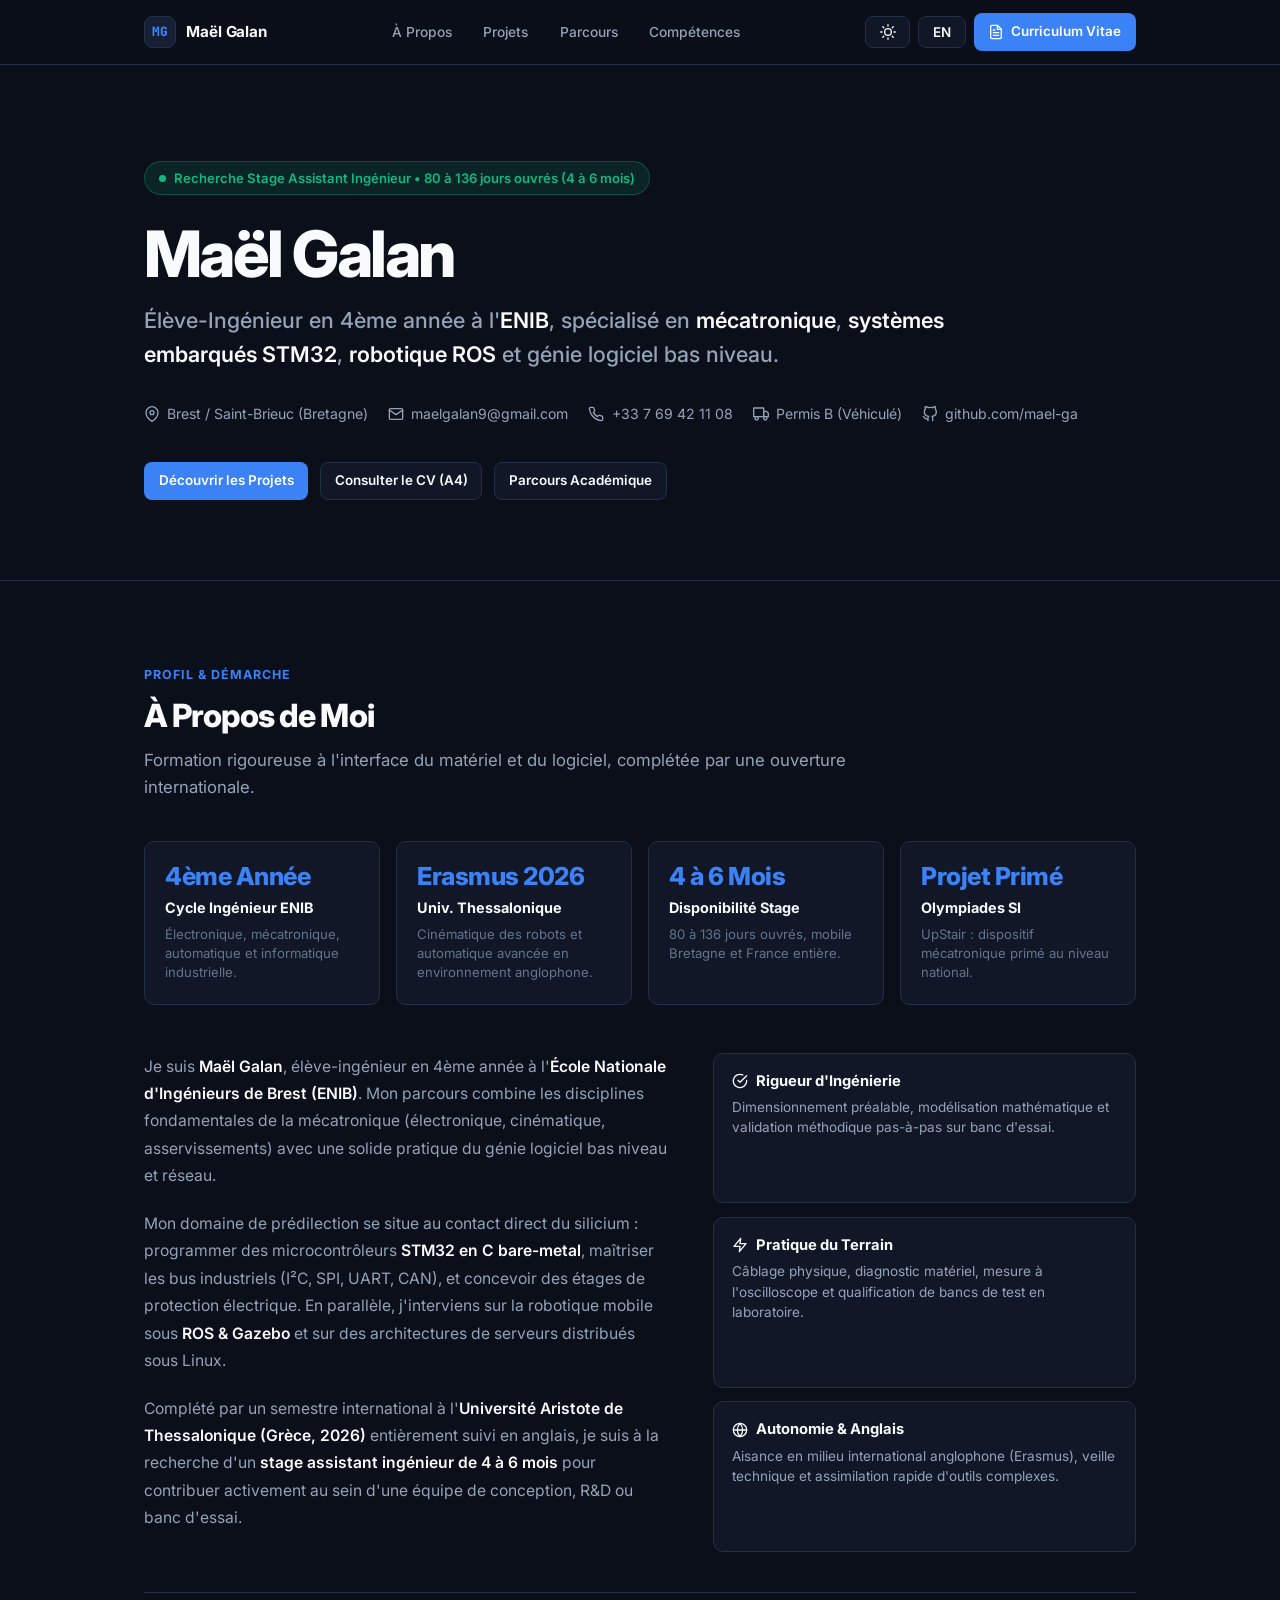
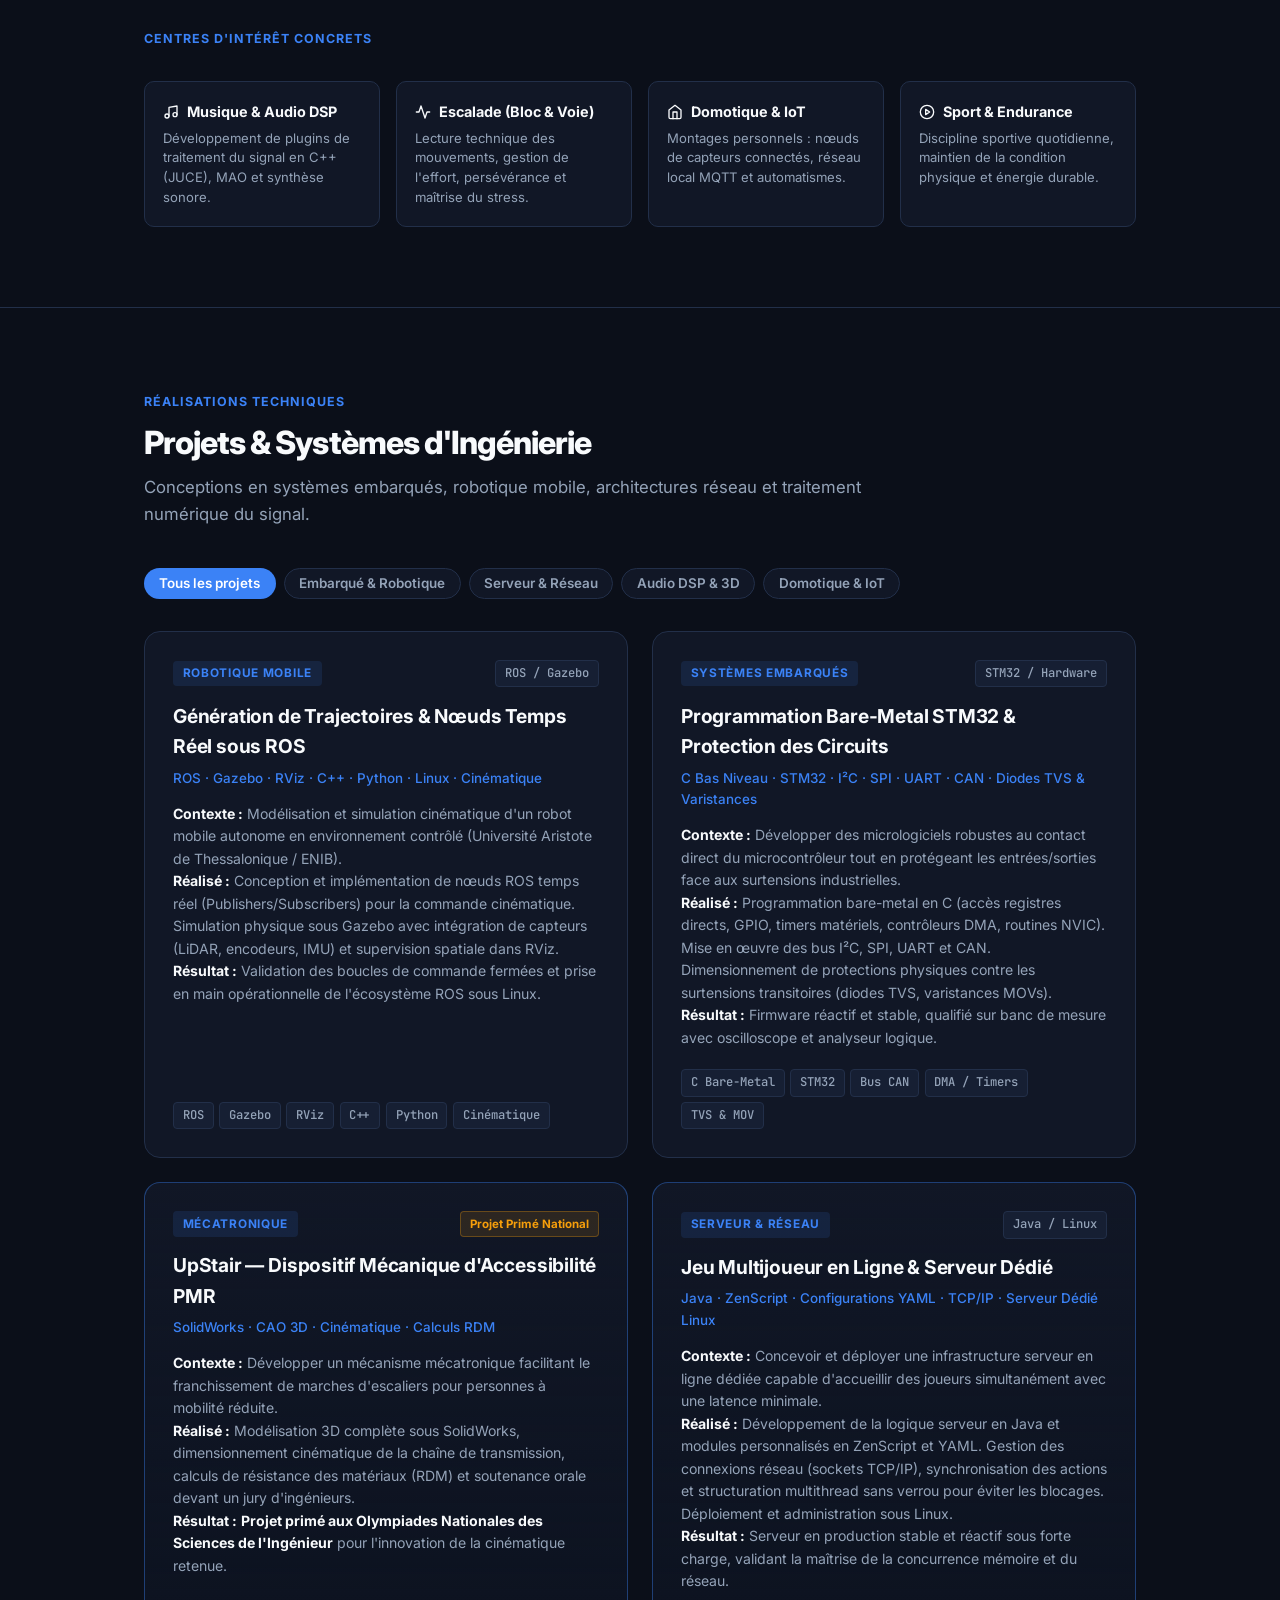
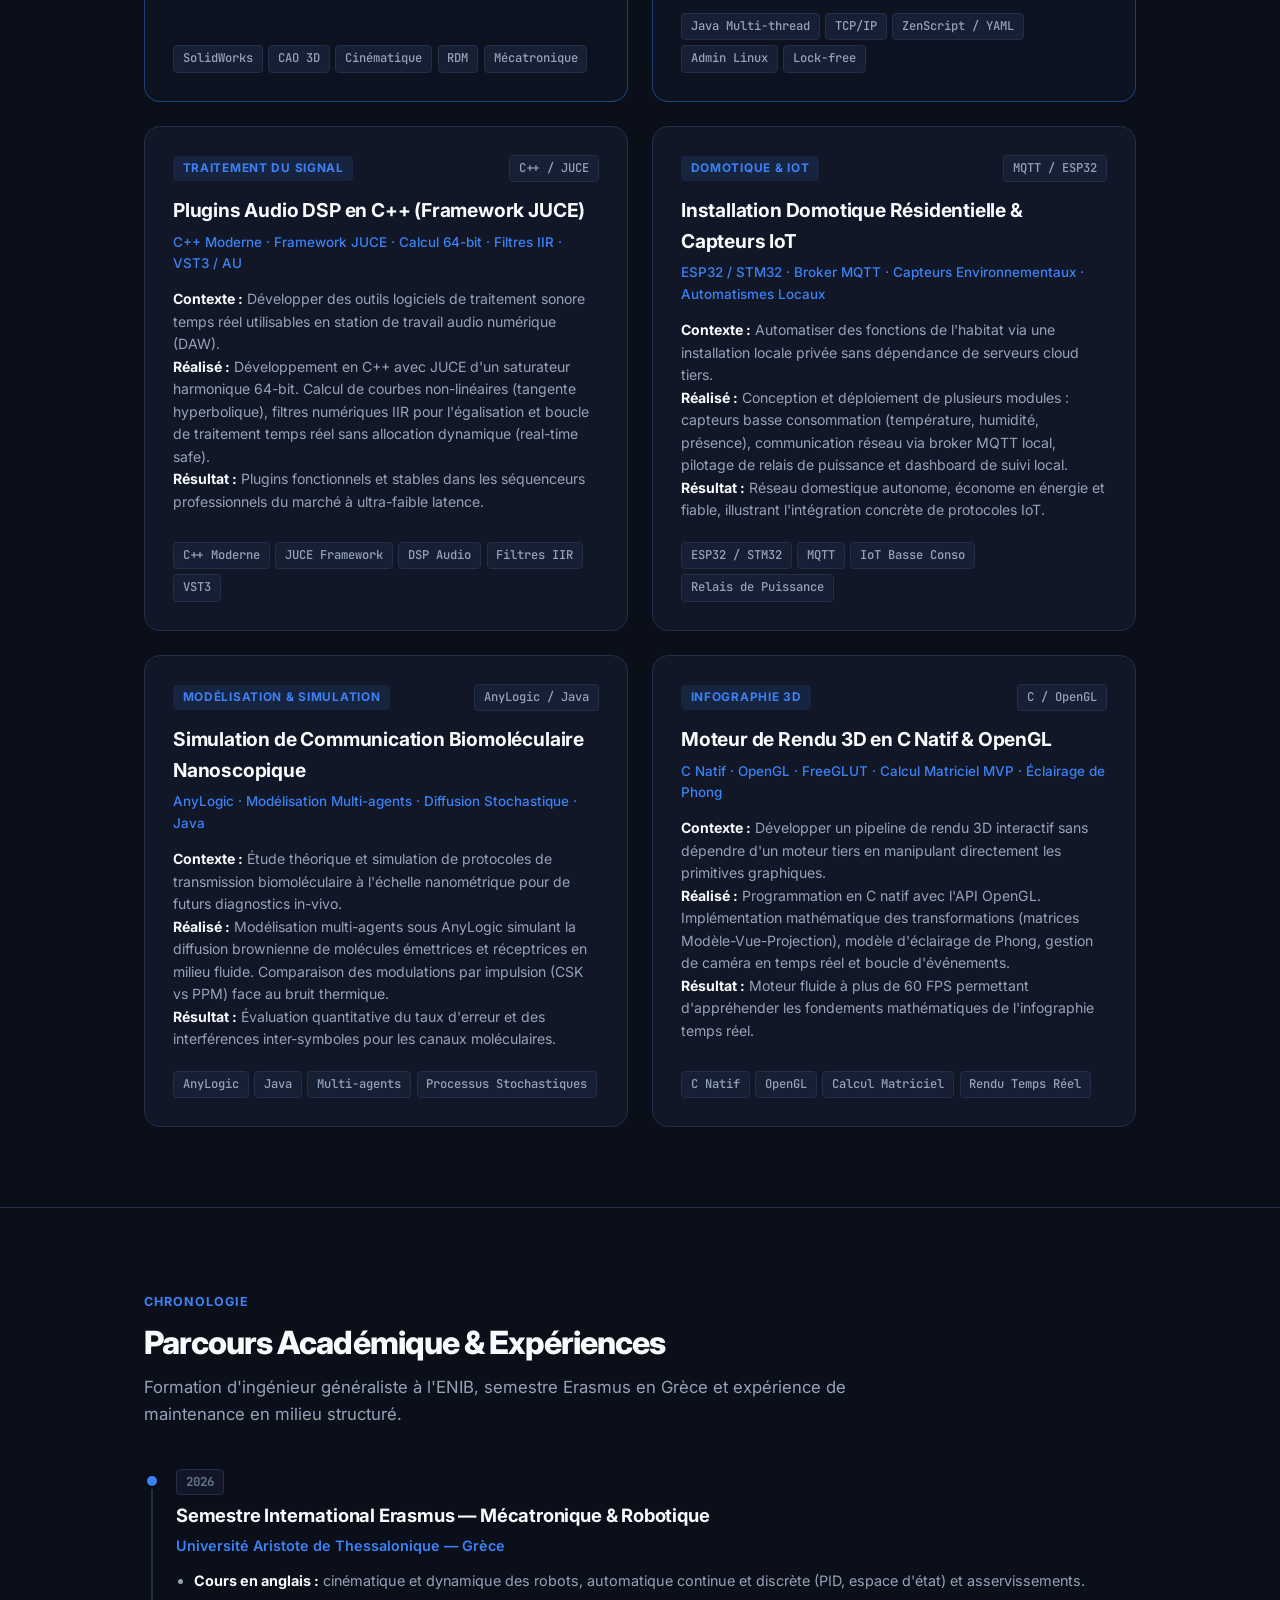
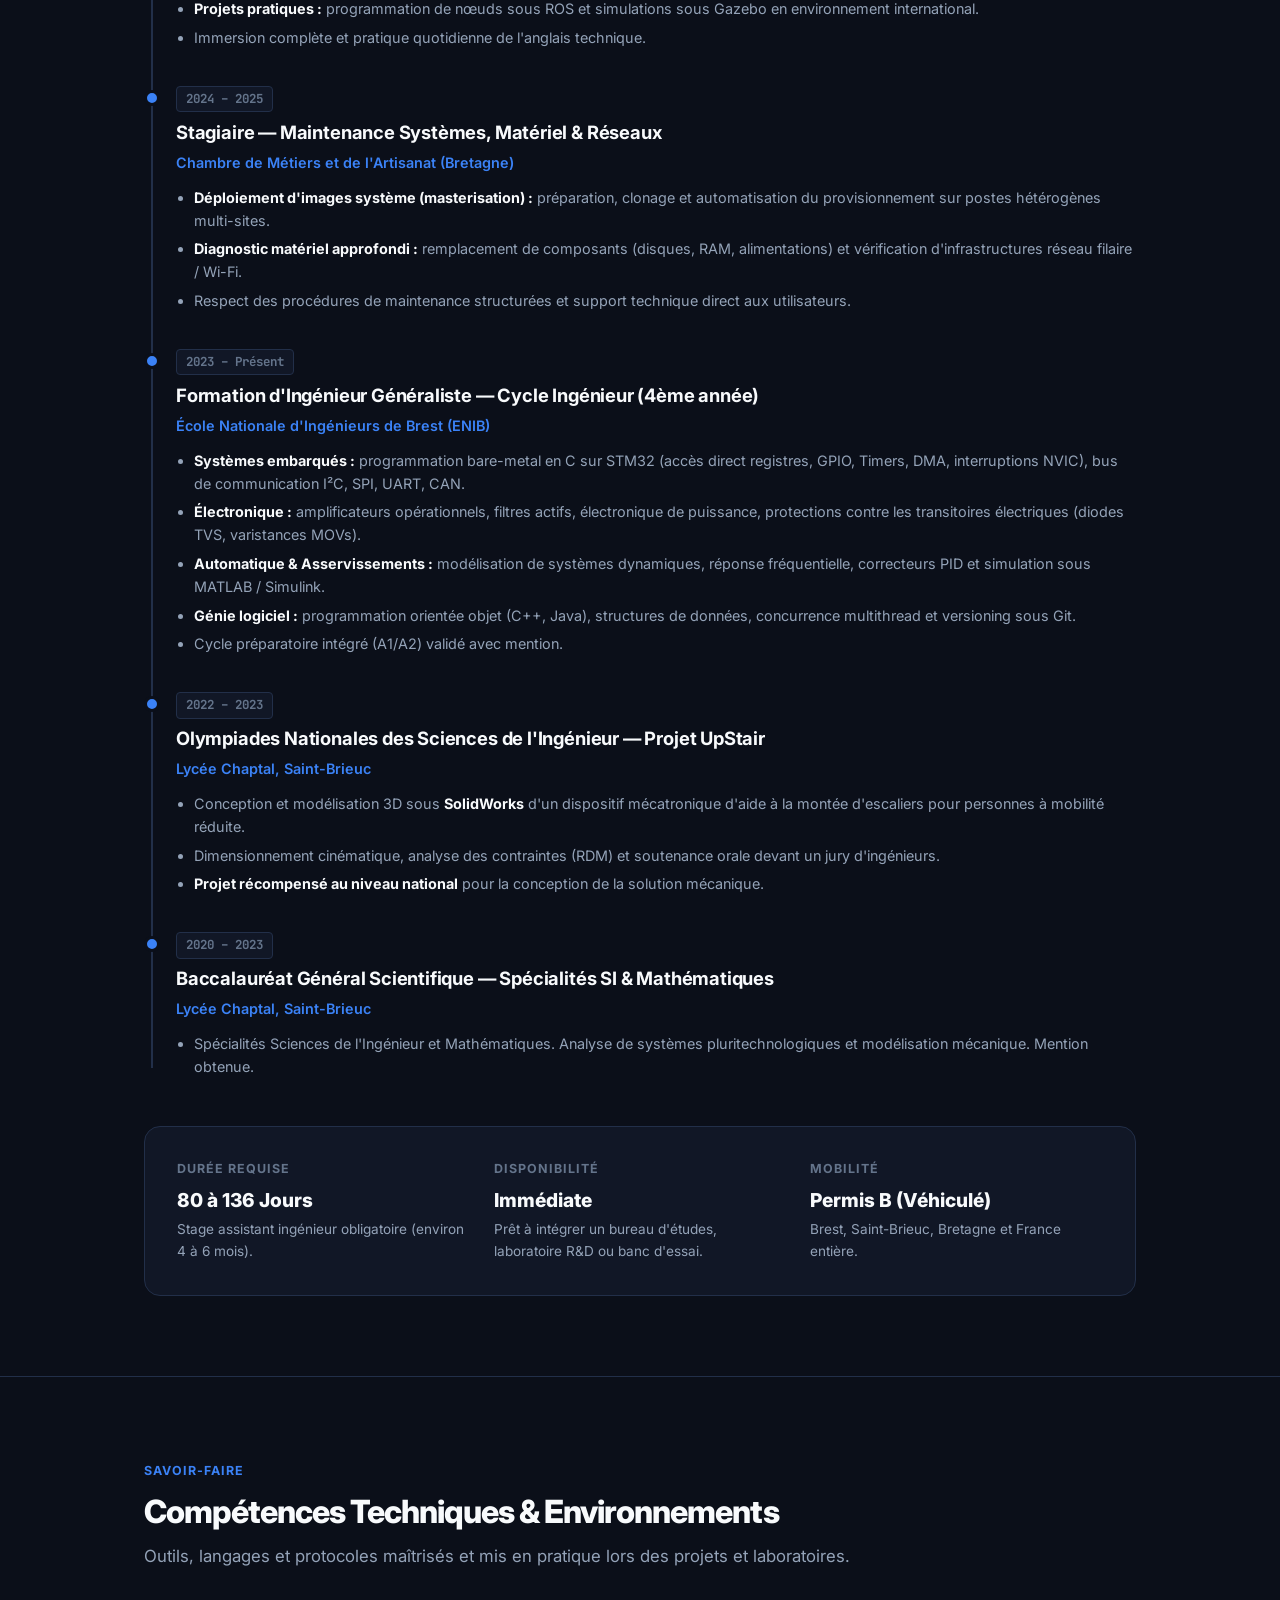
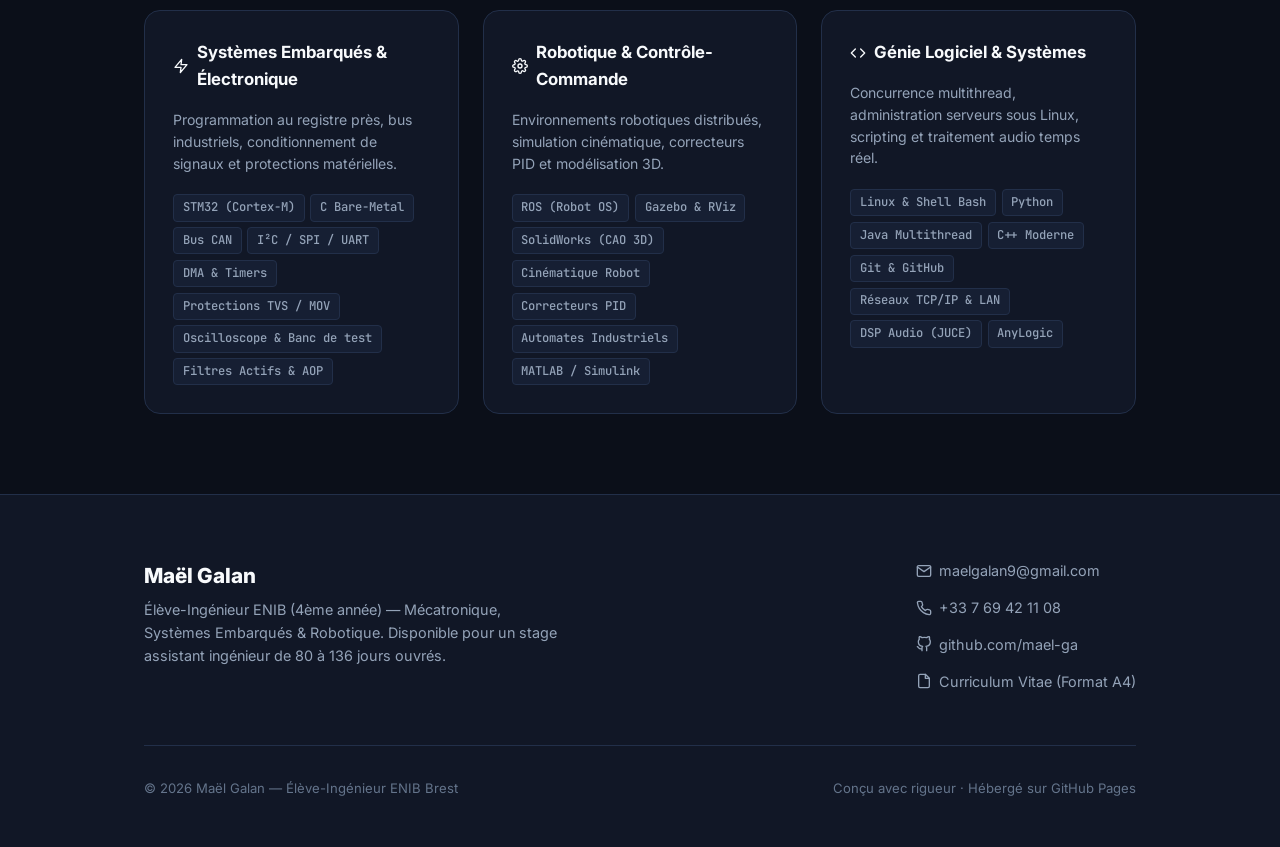
<file: index.html>
<!DOCTYPE html>
<html lang="fr" data-theme="dark" data-lang="fr">
<head>
    <meta charset="UTF-8">
    <meta name="viewport" content="width=device-width, initial-scale=1.0">
    <title>Maël Galan — Élève-Ingénieur ENIB | Mécatronique &amp; Systèmes Embarqués</title>
    <meta name="description" content="Portfolio de Maël Galan : Élève-ingénieur en 4ème année à l'ENIB, spécialisé en mécatronique, systèmes embarqués STM32, robotique ROS et génie logiciel bas niveau. Recherche stage assistant ingénieur (80 à 136 jours ouvrés).">

    <style>
        /* ==========================================================================
           MAËL GALAN — PORTFOLIO INGÉNIEUR (STYLE LINEAR / DARK SLATE)
           Architecture Single Page épurée, performante, professionnelle et non-IA
           ========================================================================== */
        @import url('https://fonts.googleapis.com/css2?family=Inter:wght@300;400;500;600;700;800&family=JetBrains+Mono:wght@400;500;600&display=swap');

        :root {
            --font-sans: 'Inter', -apple-system, BlinkMacSystemFont, "Segoe UI", Roboto, sans-serif;
            --font-mono: 'JetBrains Mono', monospace;

            /* Palette Slate sombre sobre */
            --bg-base: #0b0f19;
            --bg-surface: #111726;
            --bg-surface-elevated: #161f33;
            --bg-subtle: #1c2740;
            --border: #222f49;
            --border-hover: #334466;

            --text-primary: #f8fafc;
            --text-secondary: #94a3b8;
            --text-muted: #64748b;

            --accent: #3b82f6;
            --accent-subtle: rgba(59, 130, 246, 0.12);
            --accent-hover: #2563eb;
            --success: #10b981;
            --success-subtle: rgba(16, 185, 129, 0.12);
            --amber: #f59e0b;

            --radius-card: 16px;
            --radius-item: 10px;
            --radius-pill: 9999px;
            --transition: all 0.2s cubic-bezier(0.16, 1, 0.3, 1);
        }

        [data-theme="light"] {
            --bg-base: #f8fafc;
            --bg-surface: #ffffff;
            --bg-surface-elevated: #f1f5f9;
            --bg-subtle: #e2e8f0;
            --border: #cbd5e1;
            --border-hover: #94a3b8;

            --text-primary: #0f172a;
            --text-secondary: #475569;
            --text-muted: #64748b;

            --accent: #2563eb;
            --accent-subtle: rgba(37, 99, 235, 0.08);
            --accent-hover: #1d4ed8;
            --success: #059669;
            --success-subtle: rgba(5, 150, 105, 0.08);
        }

        *, *::before, *::after {
            box-sizing: border-box;
            margin: 0;
            padding: 0;
        }

        html {
            scroll-behavior: smooth;
            font-size: 16px;
        }

        body {
            font-family: var(--font-sans);
            background-color: var(--bg-base);
            color: var(--text-primary);
            line-height: 1.6;
            -webkit-font-smoothing: antialiased;
            overflow-x: hidden;
        }

        [data-lang="fr"] .lang-en { display: none !important; }
        [data-lang="en"] .lang-fr { display: none !important; }

        .container {
            max-width: 1040px;
            margin: 0 auto;
            padding: 0 1.5rem;
        }

        .svg-icon {
            width: 16px;
            height: 16px;
            fill: none;
            stroke: currentColor;
            stroke-width: 2;
            stroke-linecap: round;
            stroke-linejoin: round;
            vertical-align: middle;
            flex-shrink: 0;
        }

        /* --- 1. Barre de navigation fixe (Sticky Navbar) --- */
        .navbar-wrap {
            position: sticky;
            top: 0;
            z-index: 1000;
            background: rgba(11, 15, 25, 0.9);
            backdrop-filter: blur(16px);
            -webkit-backdrop-filter: blur(16px);
            border-bottom: 1px solid var(--border);
            transition: var(--transition);
        }
        [data-theme="light"] .navbar-wrap {
            background: rgba(255, 255, 255, 0.92);
        }

        .navbar {
            display: flex;
            align-items: center;
            justify-content: space-between;
            height: 64px;
        }

        .nav-brand {
            display: flex;
            align-items: center;
            gap: 0.65rem;
            color: var(--text-primary);
            text-decoration: none;
            font-weight: 700;
            font-size: 0.95rem;
            letter-spacing: -0.01em;
        }

        .brand-badge {
            width: 32px;
            height: 32px;
            border-radius: 8px;
            background: var(--bg-surface-elevated);
            border: 1px solid var(--border);
            color: var(--accent);
            display: flex;
            align-items: center;
            justify-content: center;
            font-size: 0.8rem;
            font-weight: 800;
            font-family: var(--font-mono);
        }

        .nav-links {
            display: flex;
            align-items: center;
            gap: 0.25rem;
            list-style: none;
        }

        .nav-link {
            text-decoration: none;
            color: var(--text-secondary);
            font-size: 0.86rem;
            font-weight: 500;
            padding: 0.45rem 0.85rem;
            border-radius: 6px;
            transition: var(--transition);
        }
        .nav-link:hover {
            color: var(--text-primary);
            background: var(--bg-surface);
        }
        .nav-link.active {
            color: var(--text-primary);
            font-weight: 600;
            background: var(--bg-surface-elevated);
        }

        .nav-actions {
            display: flex;
            align-items: center;
            gap: 0.5rem;
        }

        .btn {
            display: inline-flex;
            align-items: center;
            gap: 0.45rem;
            background: var(--bg-surface);
            color: var(--text-primary);
            border: 1px solid var(--border);
            padding: 0.45rem 0.85rem;
            border-radius: 8px;
            font-family: inherit;
            font-size: 0.84rem;
            font-weight: 600;
            cursor: pointer;
            text-decoration: none;
            transition: var(--transition);
        }
        .btn:hover {
            border-color: var(--border-hover);
            background: var(--bg-surface-elevated);
        }
        .btn.primary {
            background: var(--accent);
            color: #ffffff;
            border-color: transparent;
        }
        .btn.primary:hover {
            background: var(--accent-hover);
        }

        /* --- 2. Sections & Typographie --- */
        section {
            padding: 5rem 0;
            border-bottom: 1px solid var(--border);
        }
        section:last-of-type { border-bottom: none; }

        .section-tag {
            display: inline-flex;
            align-items: center;
            gap: 0.4rem;
            font-size: 0.78rem;
            font-weight: 700;
            text-transform: uppercase;
            letter-spacing: 0.08em;
            color: var(--accent);
            margin-bottom: 0.75rem;
        }

        .section-title {
            font-size: 2rem;
            font-weight: 800;
            letter-spacing: -0.03em;
            color: var(--text-primary);
            line-height: 1.2;
            margin-bottom: 0.75rem;
        }

        .section-subtitle {
            font-size: 1.05rem;
            color: var(--text-secondary);
            max-width: 720px;
            margin-bottom: 2.5rem;
        }

        /* --- 3. Hero Section --- */
        .hero-section {
            padding: 6rem 0 5rem;
        }

        .status-capsule {
            display: inline-flex;
            align-items: center;
            gap: 0.55rem;
            background: var(--success-subtle);
            border: 1px solid rgba(16, 185, 129, 0.3);
            color: var(--success);
            padding: 0.35rem 0.85rem;
            border-radius: var(--radius-pill);
            font-size: 0.82rem;
            font-weight: 600;
            margin-bottom: 1.5rem;
        }
        .status-dot {
            width: 7px;
            height: 7px;
            border-radius: 50%;
            background: currentColor;
        }

        .hero-name {
            font-size: clamp(2.5rem, 5.5vw, 4rem);
            font-weight: 800;
            letter-spacing: -0.04em;
            line-height: 1.08;
            margin-bottom: 1rem;
            color: var(--text-primary);
        }

        .hero-tagline {
            font-size: clamp(1.15rem, 2.2vw, 1.35rem);
            font-weight: 500;
            color: var(--text-secondary);
            max-width: 820px;
            line-height: 1.55;
            margin-bottom: 2rem;
        }
        .hero-tagline strong {
            color: var(--text-primary);
            font-weight: 600;
        }

        .hero-contacts {
            display: flex;
            flex-wrap: wrap;
            gap: 0.6rem 1.25rem;
            align-items: center;
            margin-bottom: 2.25rem;
            font-size: 0.88rem;
            color: var(--text-secondary);
        }
        .hero-contact-item {
            display: inline-flex;
            align-items: center;
            gap: 0.45rem;
            color: inherit;
            text-decoration: none;
            transition: color 0.15s;
        }
        .hero-contact-item:hover { color: var(--text-primary); }

        .hero-actions {
            display: flex;
            flex-wrap: wrap;
            gap: 0.75rem;
        }

        /* --- 4. Section À Propos & Métriques --- */
        .metrics-grid {
            display: grid;
            grid-template-columns: repeat(4, 1fr);
            gap: 1rem;
            margin-bottom: 3rem;
        }

        .metric-card {
            background: var(--bg-surface);
            border: 1px solid var(--border);
            border-radius: var(--radius-item);
            padding: 1.35rem 1.25rem;
            transition: var(--transition);
        }
        .metric-card:hover {
            border-color: var(--border-hover);
            transform: translateY(-2px);
        }

        .metric-value {
            font-size: 1.55rem;
            font-weight: 800;
            letter-spacing: -0.02em;
            color: var(--accent);
            line-height: 1.1;
            margin-bottom: 0.35rem;
        }
        .metric-label {
            font-size: 0.9rem;
            font-weight: 700;
            color: var(--text-primary);
            margin-bottom: 0.35rem;
        }
        .metric-desc {
            font-size: 0.82rem;
            color: var(--text-muted);
            line-height: 1.45;
        }

        .about-grid {
            display: grid;
            grid-template-columns: 1.25fr 1fr;
            gap: 2.5rem;
        }

        .about-text p {
            font-size: 0.98rem;
            color: var(--text-secondary);
            line-height: 1.75;
            margin-bottom: 1.25rem;
        }
        .about-text strong {
            color: var(--text-primary);
            font-weight: 600;
        }

        .work-methods-grid {
            display: grid;
            grid-template-columns: 1fr;
            gap: 0.85rem;
        }

        .method-card {
            background: var(--bg-surface);
            border: 1px solid var(--border);
            border-radius: var(--radius-item);
            padding: 1rem 1.15rem;
        }

        .method-title {
            font-size: 0.92rem;
            font-weight: 700;
            color: var(--text-primary);
            margin-bottom: 0.25rem;
            display: flex;
            align-items: center;
            gap: 0.5rem;
        }

        .method-desc {
            font-size: 0.85rem;
            color: var(--text-secondary);
            line-height: 1.5;
        }

        /* Passions / Activités concrètes */
        .interests-strip {
            margin-top: 2.5rem;
            padding-top: 2rem;
            border-top: 1px solid var(--border);
        }

        .interests-grid {
            display: grid;
            grid-template-columns: repeat(4, 1fr);
            gap: 1rem;
            margin-top: 1.25rem;
        }

        .interest-card {
            background: var(--bg-surface);
            border: 1px solid var(--border);
            border-radius: var(--radius-item);
            padding: 1.15rem;
            transition: var(--transition);
        }
        .interest-card:hover { border-color: var(--border-hover); }

        .interest-name {
            font-size: 0.9rem;
            font-weight: 700;
            color: var(--text-primary);
            margin-bottom: 0.35rem;
            display: flex;
            align-items: center;
            gap: 0.45rem;
        }

        .interest-detail {
            font-size: 0.82rem;
            color: var(--text-secondary);
            line-height: 1.5;
        }

        /* --- 5. Section Projets avec Filtres --- */
        .filter-bar {
            display: flex;
            flex-wrap: wrap;
            gap: 0.5rem;
            margin-bottom: 2rem;
        }

        .filter-btn {
            background: var(--bg-surface);
            border: 1px solid var(--border);
            color: var(--text-secondary);
            padding: 0.4rem 0.9rem;
            border-radius: var(--radius-pill);
            font-family: inherit;
            font-size: 0.84rem;
            font-weight: 600;
            cursor: pointer;
            transition: var(--transition);
        }
        .filter-btn:hover {
            color: var(--text-primary);
            border-color: var(--border-hover);
        }
        .filter-btn.active {
            background: var(--accent);
            color: #ffffff;
            border-color: transparent;
        }

        .projects-grid {
            display: grid;
            grid-template-columns: repeat(2, 1fr);
            gap: 1.5rem;
        }

        .project-card {
            background: var(--bg-surface);
            border: 1px solid var(--border);
            border-radius: var(--radius-card);
            padding: 1.75rem;
            transition: var(--transition);
            display: flex;
            flex-direction: column;
        }
        .project-card:hover {
            border-color: var(--border-hover);
            transform: translateY(-2px);
        }
        .project-card.featured {
            border-color: rgba(59, 130, 246, 0.4);
            background: linear-gradient(180deg, var(--bg-surface) 0%, rgba(59, 130, 246, 0.03) 100%);
        }

        .project-badge-line {
            display: flex;
            justify-content: space-between;
            align-items: center;
            gap: 0.5rem;
            margin-bottom: 0.85rem;
        }

        .category-badge {
            font-size: 0.74rem;
            font-weight: 700;
            text-transform: uppercase;
            letter-spacing: 0.06em;
            color: var(--accent);
            background: var(--accent-subtle);
            padding: 0.2rem 0.6rem;
            border-radius: 4px;
        }

        .award-badge {
            font-size: 0.72rem;
            font-weight: 700;
            color: var(--amber);
            background: rgba(245, 158, 11, 0.12);
            border: 1px solid rgba(245, 158, 11, 0.3);
            padding: 0.15rem 0.55rem;
            border-radius: 4px;
        }

        .project-heading {
            font-size: 1.2rem;
            font-weight: 700;
            letter-spacing: -0.01em;
            color: var(--text-primary);
            margin-bottom: 0.35rem;
        }

        .project-stack {
            font-size: 0.84rem;
            font-weight: 500;
            color: var(--accent);
            margin-bottom: 0.85rem;
        }

        .project-body {
            font-size: 0.88rem;
            color: var(--text-secondary);
            line-height: 1.6;
            margin-bottom: 1.25rem;
            flex-grow: 1;
        }
        .project-body strong { color: var(--text-primary); }

        .chips-row {
            display: flex;
            flex-wrap: wrap;
            gap: 0.35rem;
            margin-top: auto;
        }

        .tech-chip {
            font-family: var(--font-mono);
            font-size: 0.76rem;
            font-weight: 500;
            background: var(--bg-surface-elevated);
            border: 1px solid var(--border);
            color: var(--text-secondary);
            padding: 0.18rem 0.55rem;
            border-radius: 4px;
        }

        /* --- 6. Section Parcours & Timeline --- */
        .timeline {
            position: relative;
            padding-left: 2rem;
            margin: 2rem 0 3rem;
        }
        .timeline::before {
            content: '';
            position: absolute;
            left: 7px;
            top: 10px;
            bottom: 10px;
            width: 2px;
            background: var(--border);
        }

        .timeline-item {
            position: relative;
            margin-bottom: 2.25rem;
        }
        .timeline-item:last-child { margin-bottom: 0; }

        .timeline-node {
            position: absolute;
            left: -2rem;
            top: 5px;
            width: 16px;
            height: 16px;
            border-radius: 50%;
            background: var(--accent);
            border: 3px solid var(--bg-base);
        }

        .timeline-year {
            display: inline-block;
            font-family: var(--font-mono);
            font-size: 0.78rem;
            font-weight: 700;
            color: var(--text-muted);
            background: var(--bg-surface);
            border: 1px solid var(--border);
            padding: 0.15rem 0.55rem;
            border-radius: 4px;
            margin-bottom: 0.35rem;
        }

        .timeline-title {
            font-size: 1.15rem;
            font-weight: 700;
            letter-spacing: -0.01em;
            color: var(--text-primary);
            margin-bottom: 0.2rem;
        }

        .timeline-org {
            font-size: 0.9rem;
            font-weight: 600;
            color: var(--accent);
            margin-bottom: 0.75rem;
        }

        .timeline-points {
            padding-left: 1.15rem;
            font-size: 0.9rem;
            color: var(--text-secondary);
            line-height: 1.6;
        }
        .timeline-points li { margin-bottom: 0.35rem; }
        .timeline-points strong { color: var(--text-primary); }

        /* Modalités de stage */
        .stage-terms {
            background: var(--bg-surface);
            border: 1px solid var(--border);
            border-radius: var(--radius-card);
            padding: 2rem;
            display: grid;
            grid-template-columns: repeat(3, 1fr);
            gap: 1.5rem;
        }

        .term-item-title {
            font-size: 0.78rem;
            font-weight: 700;
            text-transform: uppercase;
            letter-spacing: 0.08em;
            color: var(--text-muted);
            margin-bottom: 0.35rem;
        }
        .term-item-val {
            font-size: 1.2rem;
            font-weight: 800;
            color: var(--text-primary);
            margin-bottom: 0.25rem;
        }
        .term-item-desc {
            font-size: 0.85rem;
            color: var(--text-secondary);
        }

        /* --- 7. Section Compétences --- */
        .skills-mega-grid {
            display: grid;
            grid-template-columns: repeat(3, 1fr);
            gap: 1.5rem;
        }

        .skill-pillar {
            background: var(--bg-surface);
            border: 1px solid var(--border);
            border-radius: var(--radius-card);
            padding: 1.75rem;
        }

        .pillar-header {
            display: flex;
            align-items: center;
            gap: 0.5rem;
            font-size: 1.05rem;
            font-weight: 700;
            color: var(--text-primary);
            margin-bottom: 1rem;
        }

        .pillar-desc {
            font-size: 0.88rem;
            color: var(--text-secondary);
            line-height: 1.55;
            margin-bottom: 1.25rem;
        }

        /* --- 8. Footer & Contact --- */
        .footer-section {
            background: var(--bg-surface);
            padding: 4rem 0 3rem;
            border-top: 1px solid var(--border);
        }

        .footer-grid {
            display: flex;
            justify-content: space-between;
            align-items: flex-start;
            flex-wrap: wrap;
            gap: 2rem;
            margin-bottom: 3rem;
        }

        .footer-brand-title {
            font-size: 1.3rem;
            font-weight: 800;
            color: var(--text-primary);
            margin-bottom: 0.35rem;
        }
        .footer-brand-sub {
            font-size: 0.9rem;
            color: var(--text-secondary);
            max-width: 420px;
        }

        .footer-links-list {
            display: flex;
            flex-direction: column;
            gap: 0.6rem;
            list-style: none;
        }
        .footer-links-list a {
            color: var(--text-secondary);
            text-decoration: none;
            font-size: 0.9rem;
            display: inline-flex;
            align-items: center;
            gap: 0.45rem;
            transition: color 0.15s;
        }
        .footer-links-list a:hover { color: var(--text-primary); }

        .footer-bottom {
            padding-top: 2rem;
            border-top: 1px solid var(--border);
            display: flex;
            justify-content: space-between;
            align-items: center;
            flex-wrap: wrap;
            gap: 1rem;
            font-size: 0.82rem;
            color: var(--text-muted);
        }

        /* --- Responsive Mobile & Tablette --- */
        @media (max-width: 900px) {
            .metrics-grid { grid-template-columns: repeat(2, 1fr); }
            .about-grid { grid-template-columns: 1fr; }
            .projects-grid { grid-template-columns: 1fr; }
            .skills-mega-grid { grid-template-columns: 1fr; }
            .interests-grid { grid-template-columns: repeat(2, 1fr); }
            .stage-terms { grid-template-columns: 1fr; }
        }

        @media (max-width: 768px) {
            .nav-links { display: none; }
            .metrics-grid { grid-template-columns: 1fr; }
            .interests-grid { grid-template-columns: 1fr; }
            section { padding: 3.5rem 0; }
        }
    </style>
</head>
<body>

    <!-- 1. BARRE DE NAVIGATION STICKY -->
    <header class="navbar-wrap">
        <div class="container navbar">
            <a href="#hero" class="nav-brand" title="Haut de page">
                <div class="brand-badge">MG</div>
                <span>Maël Galan</span>
            </a>

            <!-- Liens Scroll Spy -->
            <nav>
                <ul class="nav-links">
                    <li><a href="#about" class="nav-link"><span class="lang-fr">À Propos</span><span class="lang-en">About</span></a></li>
                    <li><a href="#projets" class="nav-link"><span class="lang-fr">Projets</span><span class="lang-en">Projects</span></a></li>
                    <li><a href="#parcours" class="nav-link"><span class="lang-fr">Parcours</span><span class="lang-en">Journey</span></a></li>
                    <li><a href="#competences" class="nav-link"><span class="lang-fr">Compétences</span><span class="lang-en">Skills</span></a></li>
                </ul>
            </nav>

            <!-- Actions droite : CV A4 mis en valeur + Thème + Langue -->
            <div class="nav-actions">
                <button class="btn" onclick="toggleTheme()" id="theme-btn" title="Basculer le thème">
                    <svg class="svg-icon" viewBox="0 0 24 24"><circle cx="12" cy="12" r="5"/><path d="M12 1v2M12 21v2M4.22 4.22l1.42 1.42M18.36 18.36l1.42 1.42M1 12h2M21 12h2M4.22 19.78l1.42-1.42M18.36 5.64l1.42-1.42"/></svg>
                </button>
                <button class="btn" onclick="toggleLang()" id="lang-btn" title="Switch language">
                    <span>EN</span>
                </button>
                <!-- Bouton CV bien visible -->
                <a href="cv.html" class="btn primary" title="Consulter le CV (Format A4)">
                    <svg class="svg-icon" viewBox="0 0 24 24"><path d="M14 2H6a2 2 0 0 0-2 2v16a2 2 0 0 0 2 2h12a2 2 0 0 0 2-2V8z"/><polyline points="14 2 14 8 20 8"/><line x1="16" y1="13" x2="8" y2="13"/><line x1="16" y1="17" x2="8" y2="17"/><polyline points="10 9 9 9 8 9"/></svg>
                    <span>Curriculum Vitae</span>
                </a>
            </div>
        </div>
    </header>

    <main>
        <!-- 2. HERO SECTION -->
        <section class="hero-section" id="hero">
            <div class="container">
                <div class="status-capsule">
                    <span class="status-dot"></span>
                    <span class="lang-fr">Recherche Stage Assistant Ingénieur • 80 à 136 jours ouvrés (4 à 6 mois)</span>
                    <span class="lang-en">Seeking Assistant Engineer Internship • 80 to 136 working days (4 to 6 months)</span>
                </div>

                <h1 class="hero-name">Maël Galan</h1>

                <p class="hero-tagline">
                    <span class="lang-fr">
                        Élève-Ingénieur en 4ème année à l'<strong>ENIB</strong>, spécialisé en <strong>mécatronique</strong>, <strong>systèmes embarqués STM32</strong>, <strong>robotique ROS</strong> et génie logiciel bas niveau.
                    </span>
                    <span class="lang-en">
                        4th-Year Engineering Student at <strong>ENIB</strong>, specialized in <strong>mechatronics</strong>, <strong>STM32 embedded systems</strong>, <strong>ROS robotics</strong>, and low-level software engineering.
                    </span>
                </p>

                <div class="hero-contacts">
                    <span class="hero-contact-item">
                        <svg class="svg-icon" viewBox="0 0 24 24"><path d="M21 10c0 7-9 13-9 13s-9-6-9-13a9 9 0 0 1 18 0z"/><circle cx="12" cy="10" r="3"/></svg>
                        Brest / Saint-Brieuc (Bretagne)
                    </span>
                    <a href="mailto:maelgalan9@gmail.com" class="hero-contact-item">
                        <svg class="svg-icon" viewBox="0 0 24 24"><path d="M4 4h16c1.1 0 2 .9 2 2v12c0 1.1-.9 2-2 2H4c-1.1 0-2-.9-2-2V6c0-1.1.9-2 2-2z"/><polyline points="22,6 12,13 2,6"/></svg>
                        maelgalan9@gmail.com
                    </a>
                    <a href="tel:+33769421108" class="hero-contact-item">
                        <svg class="svg-icon" viewBox="0 0 24 24"><path d="M22 16.92v3a2 2 0 0 1-2.18 2 19.79 19.79 0 0 1-8.63-3.07 19.5 19.5 0 0 1-6-6 19.79 19.79 0 0 1-3.07-8.67A2 2 0 0 1 4.11 2h3a2 2 0 0 1 2 1.72 12.84 12.84 0 0 0 .7 2.81 2 2 0 0 1-.45 2.11L8.09 9.91a16 16 0 0 0 6 6l1.27-1.27a2 2 0 0 1 2.11-.45 12.84 12.84 0 0 0 2.81.7A2 2 0 0 1 22 16.92z"/></svg>
                        +33 7 69 42 11 08
                    </a>
                    <span class="hero-contact-item">
                        <svg class="svg-icon" viewBox="0 0 24 24"><rect x="1" y="3" width="15" height="13"/><polygon points="16 8 20 8 23 11 23 16 16 16 16 8"/><circle cx="5.5" cy="18.5" r="2.5"/><circle cx="18.5" cy="18.5" r="2.5"/></svg>
                        <span class="lang-fr">Permis B (Véhiculé)</span><span class="lang-en">Driver's License (Vehicle)</span>
                    </span>
                    <a href="https://github.com/mael-ga" target="_blank" rel="noopener" class="hero-contact-item">
                        <svg class="svg-icon" viewBox="0 0 24 24"><path d="M9 19c-5 1.5-5-2.5-7-3m14 6v-3.87a3.37 3.37 0 0 0-.94-2.61c3.14-.35 6.44-1.54 6.44-7A5.44 5.44 0 0 0 20 4.77 5.07 5.07 0 0 0 19.91 1S18.73.65 16 2.48a13.38 13.38 0 0 0-7 0C6.27.65 5.09 1 5.09 1A5.07 5.07 0 0 0 5 4.77a5.44 5.44 0 0 0-1.5 3.78c0 5.42 3.3 6.61 6.44 7A3.37 3.37 0 0 0 9 18.13V22"/></svg>
                        github.com/mael-ga
                    </a>
                </div>

                <div class="hero-actions">
                    <a href="#projets" class="btn primary">
                        <span class="lang-fr">Découvrir les Projets</span>
                        <span class="lang-en">Explore Projects</span>
                    </a>
                    <a href="cv.html" class="btn">
                        <span class="lang-fr">Consulter le CV (A4)</span>
                        <span class="lang-en">View Resume (A4)</span>
                    </a>
                    <a href="#parcours" class="btn">
                        <span class="lang-fr">Parcours Académique</span>
                        <span class="lang-en">Academic Career</span>
                    </a>
                </div>
            </div>
        </section>

        <!-- 3. SECTION À PROPOS -->
        <section id="about">
            <div class="container">
                <div class="section-tag">
                    <span class="lang-fr">Profil &amp; Démarche</span>
                    <span class="lang-en">Profile &amp; Approach</span>
                </div>
                <h2 class="section-title">
                    <span class="lang-fr">À Propos de Moi</span>
                    <span class="lang-en">About Me</span>
                </h2>
                <p class="section-subtitle">
                    <span class="lang-fr">Formation rigoureuse à l'interface du matériel et du logiciel, complétée par une ouverture internationale.</span>
                    <span class="lang-en">Rigorous training at the hardware-software boundary, complemented by international academic immersion.</span>
                </p>

                <!-- 4 Indicateurs Métriques Clés -->
                <div class="metrics-grid">
                    <div class="metric-card">
                        <div class="metric-value">4ème Année</div>
                        <div class="metric-label"><span class="lang-fr">Cycle Ingénieur ENIB</span><span class="lang-en">ENIB Engineering Cycle</span></div>
                        <div class="metric-desc"><span class="lang-fr">Électronique, mécatronique, automatique et informatique industrielle.</span><span class="lang-en">Electronics, mechatronics, control systems, and industrial computing.</span></div>
                    </div>
                    <div class="metric-card">
                        <div class="metric-value">Erasmus 2026</div>
                        <div class="metric-label"><span class="lang-fr">Univ. Thessalonique</span><span class="lang-en">Thessaloniki Univ.</span></div>
                        <div class="metric-desc"><span class="lang-fr">Cinématique des robots et automatique avancée en environnement anglophone.</span><span class="lang-en">Robot kinematics and advanced control theory in an English-speaking environment.</span></div>
                    </div>
                    <div class="metric-card">
                        <div class="metric-value">4 à 6 Mois</div>
                        <div class="metric-label"><span class="lang-fr">Disponibilité Stage</span><span class="lang-en">Internship Availability</span></div>
                        <div class="metric-desc"><span class="lang-fr">80 à 136 jours ouvrés, mobile Bretagne et France entière.</span><span class="lang-en">80 to 136 working days, mobile in Brittany and throughout France.</span></div>
                    </div>
                    <div class="metric-card">
                        <div class="metric-value"><span class="lang-fr">Projet Primé</span><span class="lang-en">Award Winner</span></div>
                        <div class="metric-label"><span class="lang-fr">Olympiades SI</span><span class="lang-en">Engineering Olympiad</span></div>
                        <div class="metric-desc"><span class="lang-fr">UpStair : dispositif mécatronique primé au niveau national.</span><span class="lang-en">UpStair: mechatronic accessibility device awarded nationally.</span></div>
                    </div>
                </div>

                <!-- Grille Présentation + Méthode de travail -->
                <div class="about-grid">
                    <div class="about-text">
                        <p>
                            <span class="lang-fr">
                                Je suis <strong>Maël Galan</strong>, élève-ingénieur en 4ème année à l'<strong>École Nationale d'Ingénieurs de Brest (ENIB)</strong>. Mon parcours combine les disciplines fondamentales de la mécatronique (électronique, cinématique, asservissements) avec une solide pratique du génie logiciel bas niveau et réseau.
                            </span>
                            <span class="lang-en">
                                I am <strong>Maël Galan</strong>, a 4th-year engineering student at the <strong>École Nationale d'Ingénieurs de Brest (ENIB)</strong>. My curriculum bridges core mechatronic disciplines (electronics, kinematics, control theory) with hands-on low-level and network software engineering.
                            </span>
                        </p>
                        <p>
                            <span class="lang-fr">
                                Mon domaine de prédilection se situe au contact direct du silicium : programmer des microcontrôleurs <strong>STM32 en C bare-metal</strong>, maîtriser les bus industriels (I²C, SPI, UART, CAN), et concevoir des étages de protection électrique. En parallèle, j'interviens sur la robotique mobile sous <strong>ROS &amp; Gazebo</strong> et sur des architectures de serveurs distribués sous Linux.
                            </span>
                            <span class="lang-en">
                                My primary focus lies close to the hardware: programming <strong>STM32 microcontrollers in bare-metal C</strong>, mastering industrial serial buses (I²C, SPI, UART, CAN), and implementing transient surge protection. In parallel, I build autonomous mobile robotics under <strong>ROS &amp; Gazebo</strong> and distributed Linux server architectures.
                            </span>
                        </p>
                        <p>
                            <span class="lang-fr">
                                Complété par un semestre international à l'<strong>Université Aristote de Thessalonique (Grèce, 2026)</strong> entièrement suivi en anglais, je suis à la recherche d'un <strong>stage assistant ingénieur de 4 à 6 mois</strong> pour contribuer activement au sein d'une équipe de conception, R&amp;D ou banc d'essai.
                            </span>
                            <span class="lang-en">
                                Enriched by an international semester at the <strong>Aristotle University of Thessaloniki (Greece, 2026)</strong> taught in English, I am seeking a <strong>4-to-6-month assistant engineer internship</strong> to deliver immediate technical value in R&amp;D or systems engineering.
                            </span>
                        </p>
                    </div>

                    <!-- Piliers de méthode -->
                    <div class="work-methods-grid">
                        <div class="method-card">
                            <div class="method-title">
                                <svg class="svg-icon" viewBox="0 0 24 24"><path d="M22 11.08V12a10 10 0 1 1-5.93-9.14"/><polyline points="22 4 12 14.01 9 11.01"/></svg>
                                <span class="lang-fr">Rigueur d'Ingénierie</span>
                                <span class="lang-en">Engineering Rigor</span>
                            </div>
                            <div class="method-desc">
                                <span class="lang-fr">Dimensionnement préalable, modélisation mathématique et validation méthodique pas-à-pas sur banc d'essai.</span>
                                <span class="lang-en">Preliminary dimensioning, mathematical modeling, and systematic step-by-step test bench bring-up.</span>
                            </div>
                        </div>

                        <div class="method-card">
                            <div class="method-title">
                                <svg class="svg-icon" viewBox="0 0 24 24"><polygon points="13 2 3 14 12 14 11 22 21 10 12 10 13 2"/></svg>
                                <span class="lang-fr">Pratique du Terrain</span>
                                <span class="lang-en">Hands-On Mindset</span>
                            </div>
                            <div class="method-desc">
                                <span class="lang-fr">Câblage physique, diagnostic matériel, mesure à l'oscilloscope et qualification de bancs de test en laboratoire.</span>
                                <span class="lang-en">Physical wiring, hardware troubleshooting, oscilloscope probing, and lab bench testing.</span>
                            </div>
                        </div>

                        <div class="method-card">
                            <div class="method-title">
                                <svg class="svg-icon" viewBox="0 0 24 24"><circle cx="12" cy="12" r="10"/><line x1="2" y1="12" x2="22" y2="12"/><path d="M12 2a15.3 15.3 0 0 1 4 10 15.3 15.3 0 0 1-4 10 15.3 15.3 0 0 1-4-10 15.3 15.3 0 0 1 4-10z"/></svg>
                                <span class="lang-fr">Autonomie &amp; Anglais</span>
                                <span class="lang-en">Autonomy &amp; English</span>
                            </div>
                            <div class="method-desc">
                                <span class="lang-fr">Aisance en milieu international anglophone (Erasmus), veille technique et assimilation rapide d'outils complexes.</span>
                                <span class="lang-en">Fluency in English-speaking academic environments (Erasmus), proactive learning, and rapid adoption of complex tools.</span>
                            </div>
                        </div>
                    </div>
                </div>

                <!-- Centres d'intérêt & Passions -->
                <div class="interests-strip">
                    <div class="section-tag">
                        <span class="lang-fr">Centres d'Intérêt Concrets</span>
                        <span class="lang-en">Personal Interests</span>
                    </div>
                    <div class="interests-grid">
                        <div class="interest-card">
                            <div class="interest-name">
                                <svg class="svg-icon" viewBox="0 0 24 24"><path d="M9 18V5l12-2v13"/><circle cx="6" cy="18" r="3"/><circle cx="18" cy="16" r="3"/></svg>
                                <span class="lang-fr">Musique &amp; Audio DSP</span>
                                <span class="lang-en">Music &amp; Audio DSP</span>
                            </div>
                            <div class="interest-detail">
                                <span class="lang-fr">Développement de plugins de traitement du signal en C++ (JUCE), MAO et synthèse sonore.</span>
                                <span class="lang-en">Signal processing plugin engineering in C++ (JUCE), DAW sound design, and synthesis.</span>
                            </div>
                        </div>

                        <div class="interest-card">
                            <div class="interest-name">
                                <svg class="svg-icon" viewBox="0 0 24 24"><polyline points="22 12 18 12 15 21 9 3 6 12 2 12"/></svg>
                                <span class="lang-fr">Escalade (Bloc &amp; Voie)</span>
                                <span class="lang-en">Climbing (Boulder &amp; Lead)</span>
                            </div>
                            <div class="interest-detail">
                                <span class="lang-fr">Lecture technique des mouvements, gestion de l'effort, persévérance et maîtrise du stress.</span>
                                <span class="lang-en">Technical route reading, composure under physical fatigue, perseverance, and mental focus.</span>
                            </div>
                        </div>

                        <div class="interest-card">
                            <div class="interest-name">
                                <svg class="svg-icon" viewBox="0 0 24 24"><path d="M3 9l9-7 9 7v11a2 2 0 0 1-2 2H5a2 2 0 0 1-2-2z"/><polyline points="9 22 9 12 15 12 15 22"/></svg>
                                <span class="lang-fr">Domotique &amp; IoT</span>
                                <span class="lang-en">Home IoT &amp; Sensors</span>
                            </div>
                            <div class="interest-detail">
                                <span class="lang-fr">Montages personnels : nœuds de capteurs connectés, réseau local MQTT et automatismes.</span>
                                <span class="lang-en">Personal builds: wireless connected sensor nodes, local MQTT messaging, and automation.</span>
                            </div>
                        </div>

                        <div class="interest-card">
                            <div class="interest-name">
                                <svg class="svg-icon" viewBox="0 0 24 24"><circle cx="12" cy="12" r="10"/><polygon points="10 8 16 12 10 16 10 8"/></svg>
                                <span class="lang-fr">Sport &amp; Endurance</span>
                                <span class="lang-en">Sports &amp; Endurance</span>
                            </div>
                            <div class="interest-detail">
                                <span class="lang-fr">Discipline sportive quotidienne, maintien de la condition physique et énergie durable.</span>
                                <span class="lang-en">Daily athletic routine, cardiovascular endurance, mental discipline, and steady stamina.</span>
                            </div>
                        </div>
                    </div>
                </div>

            </div>
        </section>

        <!-- 4. SECTION PROJETS AVEC FILTRES (8 PROJETS BILINGUES COMPLETS) -->
        <section id="projets">
            <div class="container">
                <div class="section-tag">
                    <span class="lang-fr">Réalisations Techniques</span>
                    <span class="lang-en">Technical Projects</span>
                </div>
                <h2 class="section-title">
                    <span class="lang-fr">Projets &amp; Systèmes d'Ingénierie</span>
                    <span class="lang-en">Engineering Projects &amp; Systems</span>
                </h2>
                <p class="section-subtitle">
                    <span class="lang-fr">Conceptions en systèmes embarqués, robotique mobile, architectures réseau et traitement numérique du signal.</span>
                    <span class="lang-en">Work across embedded firmware, autonomous robotics, network architectures, and digital signal processing.</span>
                </p>

                <!-- Filtres par catégorie -->
                <div class="filter-bar">
                    <button class="filter-btn active" onclick="filterProjects('all', this)">
                        <span class="lang-fr">Tous les projets</span><span class="lang-en">All Projects</span>
                    </button>
                    <button class="filter-btn" onclick="filterProjects('embedded', this)">
                        <span class="lang-fr">Embarqué &amp; Robotique</span><span class="lang-en">Embedded &amp; Robotics</span>
                    </button>
                    <button class="filter-btn" onclick="filterProjects('network', this)">
                        <span class="lang-fr">Serveur &amp; Réseau</span><span class="lang-en">Server &amp; Network</span>
                    </button>
                    <button class="filter-btn" onclick="filterProjects('audio', this)">
                        <span class="lang-fr">Audio DSP &amp; 3D</span><span class="lang-en">Audio DSP &amp; 3D</span>
                    </button>
                    <button class="filter-btn" onclick="filterProjects('iot', this)">
                        <span class="lang-fr">Domotique &amp; IoT</span><span class="lang-en">Home IoT</span>
                    </button>
                </div>

                <!-- Grille des 8 Projets -->
                <div class="projects-grid">

                    <!-- Projet 1 : ROS & Robotique Mobile -->
                    <article class="project-card" data-category="embedded">
                        <div class="project-badge-line">
                            <span class="category-badge"><span class="lang-fr">Robotique Mobile</span><span class="lang-en">Mobile Robotics</span></span>
                            <span class="tech-chip">ROS / Gazebo</span>
                        </div>
                        <h3 class="project-heading">
                            <span class="lang-fr">Génération de Trajectoires &amp; Nœuds Temps Réel sous ROS</span>
                            <span class="lang-en">Trajectory Planning &amp; Real-Time Nodes under ROS</span>
                        </h3>
                        <div class="project-stack">ROS · Gazebo · RViz · C++ · Python · Linux · Cinématique</div>
                        <div class="project-body">
                            <span class="lang-fr">
                                <strong>Contexte :</strong> Modélisation et simulation cinématique d'un robot mobile autonome en environnement contrôlé (Université Aristote de Thessalonique / ENIB).<br>
                                <strong>Réalisé :</strong> Conception et implémentation de nœuds ROS temps réel (Publishers/Subscribers) pour la commande cinématique. Simulation physique sous Gazebo avec intégration de capteurs (LiDAR, encodeurs, IMU) et supervision spatiale dans RViz.<br>
                                <strong>Résultat :</strong> Validation des boucles de commande fermées et prise en main opérationnelle de l'écosystème ROS sous Linux.
                            </span>
                            <span class="lang-en">
                                <strong>Context:</strong> Kinematic modeling and simulation of an autonomous mobile robot in a controlled environment (Aristotle University of Thessaloniki / ENIB).<br>
                                <strong>Achieved:</strong> Developed real-time ROS nodes (Publishers/Subscribers) for motion control. Integrated simulated physics in Gazebo with sensor streaming (LiDAR, encoders, IMU) and spatial visualization in RViz.<br>
                                <strong>Result:</strong> Validated closed-loop control laws and gained solid working experience with Linux-based ROS architectures.
                            </span>
                        </div>
                        <div class="chips-row">
                            <span class="tech-chip">ROS</span>
                            <span class="tech-chip">Gazebo</span>
                            <span class="tech-chip">RViz</span>
                            <span class="tech-chip">C++</span>
                            <span class="tech-chip">Python</span>
                            <span class="tech-chip">Cinématique</span>
                        </div>
                    </article>

                    <!-- Projet 2 : STM32 Bare-Metal -->
                    <article class="project-card" data-category="embedded">
                        <div class="project-badge-line">
                            <span class="category-badge"><span class="lang-fr">Systèmes Embarqués</span><span class="lang-en">Embedded Systems</span></span>
                            <span class="tech-chip">STM32 / Hardware</span>
                        </div>
                        <h3 class="project-heading">
                            <span class="lang-fr">Programmation Bare-Metal STM32 &amp; Protection des Circuits</span>
                            <span class="lang-en">Bare-Metal STM32 Programming &amp; Circuit Protection</span>
                        </h3>
                        <div class="project-stack">C Bas Niveau · STM32 · I²C · SPI · UART · CAN · Diodes TVS &amp; Varistances</div>
                        <div class="project-body">
                            <span class="lang-fr">
                                <strong>Contexte :</strong> Développer des micrologiciels robustes au contact direct du microcontrôleur tout en protégeant les entrées/sorties face aux surtensions industrielles.<br>
                                <strong>Réalisé :</strong> Programmation bare-metal en C (accès registres directs, GPIO, timers matériels, contrôleurs DMA, routines NVIC). Mise en œuvre des bus I²C, SPI, UART et CAN. Dimensionnement de protections physiques contre les surtensions transitoires (diodes TVS, varistances MOVs).<br>
                                <strong>Résultat :</strong> Firmware réactif et stable, qualifié sur banc de mesure avec oscilloscope et analyseur logique.
                            </span>
                            <span class="lang-en">
                                <strong>Context:</strong> Write low-level firmware close to microcontroller hardware while protecting I/O lines against industrial transient surges.<br>
                                <strong>Achieved:</strong> Bare-metal C programming (direct registers, GPIO, hardware timers, DMA, interrupt handlers). Implemented I²C, SPI, UART, and CAN communication protocols. Sized transient surge protection components (TVS diodes, varistors) and reviewed C memory management.<br>
                                <strong>Result:</strong> Reliable firmware validated on test benches using oscilloscopes and logic analyzers.
                            </span>
                        </div>
                        <div class="chips-row">
                            <span class="tech-chip">C Bare-Metal</span>
                            <span class="tech-chip">STM32</span>
                            <span class="tech-chip">Bus CAN</span>
                            <span class="tech-chip">DMA / Timers</span>
                            <span class="tech-chip">TVS &amp; MOV</span>
                        </div>
                    </article>

                    <!-- Projet 3 : UpStair Olympiades SI (Primé) -->
                    <article class="project-card featured" data-category="embedded">
                        <div class="project-badge-line">
                            <span class="category-badge"><span class="lang-fr">Mécatronique</span><span class="lang-en">Mechatronics</span></span>
                            <span class="award-badge"><span class="lang-fr">Projet Primé National</span><span class="lang-en">National Award</span></span>
                        </div>
                        <h3 class="project-heading">UpStair — Dispositif Mécanique d'Accessibilité PMR</h3>
                        <div class="project-stack">SolidWorks · CAO 3D · Cinématique · Calculs RDM</div>
                        <div class="project-body">
                            <span class="lang-fr">
                                <strong>Contexte :</strong> Développer un mécanisme mécatronique facilitant le franchissement de marches d'escaliers pour personnes à mobilité réduite.<br>
                                <strong>Réalisé :</strong> Modélisation 3D complète sous SolidWorks, dimensionnement cinématique de la chaîne de transmission, calculs de résistance des matériaux (RDM) et soutenance orale devant un jury d'ingénieurs.<br>
                                <strong>Résultat :</strong> <strong>Projet primé aux Olympiades Nationales des Sciences de l'Ingénieur</strong> pour l'innovation de la cinématique retenue.
                            </span>
                            <span class="lang-en">
                                <strong>Context:</strong> Develop a mechanical accessibility device to help individuals with reduced mobility navigate stair steps.<br>
                                <strong>Achieved:</strong> Complete 3D CAD modeling in SolidWorks, kinematic sizing of the mechanical drive, stress calculations (mechanics of materials), and presentation before an engineering jury.<br>
                                <strong>Result:</strong> <strong>Nationally awarded at the Engineering Sciences Olympiads</strong> for the design of the mechanism.
                            </span>
                        </div>
                        <div class="chips-row">
                            <span class="tech-chip">SolidWorks</span>
                            <span class="tech-chip">CAO 3D</span>
                            <span class="tech-chip">Cinématique</span>
                            <span class="tech-chip">RDM</span>
                            <span class="tech-chip">Mécatronique</span>
                        </div>
                    </article>

                    <!-- Projet 4 : Serveur Dédié Asynchrone -->
                    <article class="project-card featured" data-category="network">
                        <div class="project-badge-line">
                            <span class="category-badge"><span class="lang-fr">Serveur &amp; Réseau</span><span class="lang-en">Server &amp; Network</span></span>
                            <span class="tech-chip">Java / Linux</span>
                        </div>
                        <h3 class="project-heading">
                            <span class="lang-fr">Jeu Multijoueur en Ligne &amp; Serveur Dédié</span>
                            <span class="lang-en">Online Multiplayer Game &amp; Dedicated Server</span>
                        </h3>
                        <div class="project-stack">Java · ZenScript · Configurations YAML · TCP/IP · Serveur Dédié Linux</div>
                        <div class="project-body">
                            <span class="lang-fr">
                                <strong>Contexte :</strong> Concevoir et déployer une infrastructure serveur en ligne dédiée capable d'accueillir des joueurs simultanément avec une latence minimale.<br>
                                <strong>Réalisé :</strong> Développement de la logique serveur en Java et modules personnalisés en ZenScript et YAML. Gestion des connexions réseau (sockets TCP/IP), synchronisation des actions et structuration multithread sans verrou pour éviter les blocages. Déploiement et administration sous Linux.<br>
                                <strong>Résultat :</strong> Serveur en production stable et réactif sous forte charge, validant la maîtrise de la concurrence mémoire et du réseau.
                            </span>
                            <span class="lang-en">
                                <strong>Context:</strong> Design and run an online multiplayer game on a dedicated server, handling simultaneous players with low latency.<br>
                                <strong>Achieved:</strong> Developed server logic in Java and created custom game mechanics using ZenScript and YAML configurations. Managed TCP/IP socket connections, player state synchronization, and multithreaded architecture to prevent execution bottlenecks. Deployed and administered the dedicated server on Linux with telemetry monitoring.<br>
                                <strong>Result:</strong> Stable server running in production with smooth gameplay, demonstrating solid skills in networking, concurrency, and system administration.
                            </span>
                        </div>
                        <div class="chips-row">
                            <span class="tech-chip">Java Multi-thread</span>
                            <span class="tech-chip">TCP/IP</span>
                            <span class="tech-chip">ZenScript / YAML</span>
                            <span class="tech-chip">Admin Linux</span>
                            <span class="tech-chip">Lock-free</span>
                        </div>
                    </article>

                    <!-- Projet 5 : Plugins Audio DSP (JUCE) -->
                    <article class="project-card" data-category="audio">
                        <div class="project-badge-line">
                            <span class="category-badge"><span class="lang-fr">Traitement du Signal</span><span class="lang-en">Signal Processing</span></span>
                            <span class="tech-chip">C++ / JUCE</span>
                        </div>
                        <h3 class="project-heading">
                            <span class="lang-fr">Plugins Audio DSP en C++ (Framework JUCE)</span>
                            <span class="lang-en">Audio DSP Plugins in C++ (JUCE Framework)</span>
                        </h3>
                        <div class="project-stack">C++ Moderne · Framework JUCE · Calcul 64-bit · Filtres IIR · VST3 / AU</div>
                        <div class="project-body">
                            <span class="lang-fr">
                                <strong>Contexte :</strong> Développer des outils logiciels de traitement sonore temps réel utilisables en station de travail audio numérique (DAW).<br>
                                <strong>Réalisé :</strong> Développement en C++ avec JUCE d'un saturateur harmonique 64-bit. Calcul de courbes non-linéaires (tangente hyperbolique), filtres numériques IIR pour l'égalisation et boucle de traitement temps réel sans allocation dynamique (real-time safe).<br>
                                <strong>Résultat :</strong> Plugins fonctionnels et stables dans les séquenceurs professionnels du marché à ultra-faible latence.
                            </span>
                            <span class="lang-en">
                                <strong>Context:</strong> Develop real-time audio processing plugins compatible with digital audio workstations (DAWs) for music production and mixing.<br>
                                <strong>Achieved:</strong> Engineered a 64-bit harmonic saturator plugin in modern C++ using JUCE. Implemented non-linear curves (tanh soft saturation), IIR digital filtering, and a real-time safe audio processing loop with zero dynamic heap allocations.<br>
                                <strong>Result:</strong> Functional and stable VST3/AU plugins running seamlessly inside major DAWs with transparent performance.
                            </span>
                        </div>
                        <div class="chips-row">
                            <span class="tech-chip">C++ Moderne</span>
                            <span class="tech-chip">JUCE Framework</span>
                            <span class="tech-chip">DSP Audio</span>
                            <span class="tech-chip">Filtres IIR</span>
                            <span class="tech-chip">VST3</span>
                        </div>
                    </article>

                    <!-- Projet 6 : Domotique & Écosystème IoT -->
                    <article class="project-card" data-category="iot">
                        <div class="project-badge-line">
                            <span class="category-badge"><span class="lang-fr">Domotique &amp; IoT</span><span class="lang-en">Home IoT</span></span>
                            <span class="tech-chip">MQTT / ESP32</span>
                        </div>
                        <h3 class="project-heading">
                            <span class="lang-fr">Installation Domotique Résidentielle &amp; Capteurs IoT</span>
                            <span class="lang-en">Residential Home Automation &amp; IoT Sensors</span>
                        </h3>
                        <div class="project-stack">ESP32 / STM32 · Broker MQTT · Capteurs Environnementaux · Automatismes Locaux</div>
                        <div class="project-body">
                            <span class="lang-fr">
                                <strong>Contexte :</strong> Automatiser des fonctions de l'habitat via une installation locale privée sans dépendance de serveurs cloud tiers.<br>
                                <strong>Réalisé :</strong> Conception et déploiement de plusieurs modules : capteurs basse consommation (température, humidité, présence), communication réseau via broker MQTT local, pilotage de relais de puissance et dashboard de suivi local.<br>
                                <strong>Résultat :</strong> Réseau domestique autonome, économe en énergie et fiable, illustrant l'intégration concrète de protocoles IoT.
                            </span>
                            <span class="lang-en">
                                <strong>Context:</strong> Automate residential home functions through a private local connected setup without third-party cloud dependencies.<br>
                                <strong>Achieved:</strong> Designed and deployed domestic IoT nodes: low-power wireless environmental sensors (temperature, humidity, presence), MQTT local message bus, relay actuator drivers, and a local monitoring dashboard.<br>
                                <strong>Result:</strong> Autonomous, robust, and energy-efficient connected setup demonstrating practical integration of IoT protocols and microcontrollers.
                            </span>
                        </div>
                        <div class="chips-row">
                            <span class="tech-chip">ESP32 / STM32</span>
                            <span class="tech-chip">MQTT</span>
                            <span class="tech-chip">IoT Basse Conso</span>
                            <span class="tech-chip">Relais de Puissance</span>
                        </div>
                    </article>

                    <!-- Projet 7 : Simulation AnyLogic -->
                    <article class="project-card" data-category="network">
                        <div class="project-badge-line">
                            <span class="category-badge"><span class="lang-fr">Modélisation &amp; Simulation</span><span class="lang-en">Modeling &amp; Simulation</span></span>
                            <span class="tech-chip">AnyLogic / Java</span>
                        </div>
                        <h3 class="project-heading">
                            <span class="lang-fr">Simulation de Communication Biomoléculaire Nanoscopique</span>
                            <span class="lang-en">Nanoscale Biomolecular Communication Simulation</span>
                        </h3>
                        <div class="project-stack">AnyLogic · Modélisation Multi-agents · Diffusion Stochastique · Java</div>
                        <div class="project-body">
                            <span class="lang-fr">
                                <strong>Contexte :</strong> Étude théorique et simulation de protocoles de transmission biomoléculaire à l'échelle nanométrique pour de futurs diagnostics in-vivo.<br>
                                <strong>Réalisé :</strong> Modélisation multi-agents sous AnyLogic simulant la diffusion brownienne de molécules émettrices et réceptrices en milieu fluide. Comparaison des modulations par impulsion (CSK vs PPM) face au bruit thermique.<br>
                                <strong>Résultat :</strong> Évaluation quantitative du taux d'erreur et des interférences inter-symboles pour les canaux moléculaires.
                            </span>
                            <span class="lang-en">
                                <strong>Context:</strong> Research and simulation of nanoscale biomolecular communication protocols for in-vivo diagnostic applications.<br>
                                <strong>Achieved:</strong> Multi-agent simulation in AnyLogic modeling Brownian motion of molecular carriers in fluid mediums. Benchmarking of modulation schemes (CSK vs PPM) under thermal noise.<br>
                                <strong>Result:</strong> Quantitative evaluation of bit error rates and inter-symbol interference in molecular channels.
                            </span>
                        </div>
                        <div class="chips-row">
                            <span class="tech-chip">AnyLogic</span>
                            <span class="tech-chip">Java</span>
                            <span class="tech-chip">Multi-agents</span>
                            <span class="tech-chip">Processus Stochastiques</span>
                        </div>
                    </article>

                    <!-- Projet 8 : Moteur Graphique 3D C / OpenGL -->
                    <article class="project-card" data-category="audio">
                        <div class="project-badge-line">
                            <span class="category-badge"><span class="lang-fr">Infographie 3D</span><span class="lang-en">3D Graphics</span></span>
                            <span class="tech-chip">C / OpenGL</span>
                        </div>
                        <h3 class="project-heading">
                            <span class="lang-fr">Moteur de Rendu 3D en C Natif &amp; OpenGL</span>
                            <span class="lang-en">3D Rendering Engine in C &amp; OpenGL</span>
                        </h3>
                        <div class="project-stack">C Natif · OpenGL · FreeGLUT · Calcul Matriciel MVP · Éclairage de Phong</div>
                        <div class="project-body">
                            <span class="lang-fr">
                                <strong>Contexte :</strong> Développer un pipeline de rendu 3D interactif sans dépendre d'un moteur tiers en manipulant directement les primitives graphiques.<br>
                                <strong>Réalisé :</strong> Programmation en C natif avec l'API OpenGL. Implémentation mathématique des transformations (matrices Modèle-Vue-Projection), modèle d'éclairage de Phong, gestion de caméra en temps réel et boucle d'événements.<br>
                                <strong>Résultat :</strong> Moteur fluide à plus de 60 FPS permettant d'appréhender les fondements mathématiques de l'infographie temps réel.
                            </span>
                            <span class="lang-en">
                                <strong>Context:</strong> Build an interactive 3D rendering pipeline from scratch without relying on existing game engines.<br>
                                <strong>Achieved:</strong> Programmed in native C using OpenGL. Mathematical implementation of space transformations (MVP matrices), Phong illumination model, real-time camera controls, and event loop handling.<br>
                                <strong>Result:</strong> Smooth 60+ FPS rendering loop providing deep insight into 3D linear algebra and real-time graphics pipelines.
                            </span>
                        </div>
                        <div class="chips-row">
                            <span class="tech-chip">C Natif</span>
                            <span class="tech-chip">OpenGL</span>
                            <span class="tech-chip">Calcul Matriciel</span>
                            <span class="tech-chip">Rendu Temps Réel</span>
                        </div>
                    </article>

                </div>
            </div>
        </section>

        <!-- 5. SECTION PARCOURS ACADÉMIQUE & PROFESSIONNEL -->
        <section id="parcours">
            <div class="container">
                <div class="section-tag">
                    <span class="lang-fr">Chronologie</span>
                    <span class="lang-en">Timeline</span>
                </div>
                <h2 class="section-title">
                    <span class="lang-fr">Parcours Académique &amp; Expériences</span>
                    <span class="lang-en">Academic &amp; Professional Journey</span>
                </h2>
                <p class="section-subtitle">
                    <span class="lang-fr">Formation d'ingénieur généraliste à l'ENIB, semestre Erasmus en Grèce et expérience de maintenance en milieu structuré.</span>
                    <span class="lang-en">General engineering degree at ENIB, international Erasmus semester in Greece, and technical internship experience.</span>
                </p>

                <!-- Timeline verticale -->
                <div class="timeline">

                    <!-- Étape 1 : Erasmus Thessalonique -->
                    <div class="timeline-item">
                        <div class="timeline-node"></div>
                        <span class="timeline-year">2026</span>
                        <h3 class="timeline-title">
                            <span class="lang-fr">Semestre International Erasmus — Mécatronique &amp; Robotique</span>
                            <span class="lang-en">International Erasmus Semester — Mechatronics &amp; Robotics</span>
                        </h3>
                        <div class="timeline-org">
                            <span class="lang-fr">Université Aristote de Thessalonique — Grèce</span>
                            <span class="lang-en">Aristotle University of Thessaloniki — Greece</span>
                        </div>
                        <ul class="timeline-points">
                            <li>
                                <span class="lang-fr"><strong>Cours en anglais :</strong> cinématique et dynamique des robots, automatique continue et discrète (PID, espace d'état) et asservissements.</span>
                                <span class="lang-en"><strong>Taught in English:</strong> robot kinematics and dynamics, continuous and digital control systems (PID, state-space representations), and feedback regulation.</span>
                            </li>
                            <li>
                                <span class="lang-fr"><strong>Projets pratiques :</strong> programmation de nœuds sous ROS et simulations sous Gazebo en environnement international.</span>
                                <span class="lang-en"><strong>Hands-on coursework:</strong> trajectory planning in ROS and physics simulations under Gazebo.</span>
                            </li>
                            <li>
                                <span class="lang-fr">Immersion complète et pratique quotidienne de l'anglais technique.</span>
                                <span class="lang-en">Daily use of technical English in lectures, lab reports, and collaborative group projects.</span>
                            </li>
                        </ul>
                    </div>

                    <!-- Étape 2 : Stage Chambre de Métiers -->
                    <div class="timeline-item">
                        <div class="timeline-node"></div>
                        <span class="timeline-year">2024 – 2025</span>
                        <h3 class="timeline-title">
                            <span class="lang-fr">Stagiaire — Maintenance Systèmes, Matériel &amp; Réseaux</span>
                            <span class="lang-en">Intern — IT Systems, Hardware &amp; Network Maintenance</span>
                        </h3>
                        <div class="timeline-org">
                            <span class="lang-fr">Chambre de Métiers et de l'Artisanat (Bretagne)</span>
                            <span class="lang-en">Chamber of Trades and Crafts (Brittany)</span>
                        </div>
                        <ul class="timeline-points">
                            <li>
                                <span class="lang-fr"><strong>Déploiement d'images système (masterisation) :</strong> préparation, clonage et automatisation du provisionnement sur postes hétérogènes multi-sites.</span>
                                <span class="lang-en"><strong>System image deployment:</strong> OS master preparation, cloning, and automated provisioning across enterprise workstations.</span>
                            </li>
                            <li>
                                <span class="lang-fr"><strong>Diagnostic matériel approfondi :</strong> remplacement de composants (disques, RAM, alimentations) et vérification d'infrastructures réseau filaire / Wi-Fi.</span>
                                <span class="lang-en"><strong>Hardware troubleshooting:</strong> component testing and replacement (drives, RAM, power supplies), and Ethernet / Wi-Fi network verification.</span>
                            </li>
                            <li>
                                <span class="lang-fr">Respect des procédures de maintenance structurées et support technique direct aux utilisateurs.</span>
                                <span class="lang-en">Adherence to technical maintenance procedures, ticketing workflows, and user technical support.</span>
                            </li>
                        </ul>
                    </div>

                    <!-- Étape 3 : ENIB Brest -->
                    <div class="timeline-item">
                        <div class="timeline-node"></div>
                        <span class="timeline-year">2023 – Présent</span>
                        <h3 class="timeline-title">
                            <span class="lang-fr">Formation d'Ingénieur Généraliste — Cycle Ingénieur (4ème année)</span>
                            <span class="lang-en">General Engineering Program — Engineering Cycle (4th year)</span>
                        </h3>
                        <div class="timeline-org">École Nationale d'Ingénieurs de Brest (ENIB)</div>
                        <ul class="timeline-points">
                            <li>
                                <span class="lang-fr"><strong>Systèmes embarqués :</strong> programmation bare-metal en C sur STM32 (accès direct registres, GPIO, Timers, DMA, interruptions NVIC), bus de communication I²C, SPI, UART, CAN.</span>
                                <span class="lang-en"><strong>Embedded systems:</strong> C programming on STM32 MCUs (direct registers, GPIO, Timers, DMA, NVIC interrupts), serial buses I²C, SPI, UART, CAN.</span>
                            </li>
                            <li>
                                <span class="lang-fr"><strong>Électronique :</strong> amplificateurs opérationnels, filtres actifs, électronique de puissance, protections contre les transitoires électriques (diodes TVS, varistances MOVs).</span>
                                <span class="lang-en"><strong>Electronics:</strong> analog and digital circuits, op-amps, active filters, ADC/DAC, and transient surge suppression devices (TVS diodes, varistors).</span>
                            </li>
                            <li>
                                <span class="lang-fr"><strong>Automatique &amp; Asservissements :</strong> modélisation de systèmes dynamiques, réponse fréquentielle, correcteurs PID et simulation sous MATLAB / Simulink.</span>
                                <span class="lang-en"><strong>Control systems:</strong> physical system modeling, frequency response analysis, PID controllers, and MATLAB / Simulink simulations.</span>
                            </li>
                            <li>
                                <span class="lang-fr"><strong>Génie logiciel :</strong> programmation orientée objet (C++, Java), structures de données, concurrence multithread et versioning sous Git.</span>
                                <span class="lang-en"><strong>Software engineering:</strong> object-oriented programming (C++, Java), data structures, multithreading, and Git version control.</span>
                            </li>
                            <li>
                                <span class="lang-fr">Cycle préparatoire intégré (A1/A2) validé avec mention.</span>
                                <span class="lang-en">Integrated preparatory cycle completed with honors.</span>
                            </li>
                        </ul>
                    </div>

                    <!-- Étape 4 : Olympiades SI -->
                    <div class="timeline-item">
                        <div class="timeline-node"></div>
                        <span class="timeline-year">2022 – 2023</span>
                        <h3 class="timeline-title">
                            <span class="lang-fr">Olympiades Nationales des Sciences de l'Ingénieur — Projet UpStair</span>
                            <span class="lang-en">National Engineering Sciences Olympiad — UpStair Project</span>
                        </h3>
                        <div class="timeline-org">Lycée Chaptal, Saint-Brieuc</div>
                        <ul class="timeline-points">
                            <li>
                                <span class="lang-fr">Conception et modélisation 3D sous <strong>SolidWorks</strong> d'un dispositif mécatronique d'aide à la montée d'escaliers pour personnes à mobilité réduite.</span>
                                <span class="lang-en">3D CAD design and modeling in SolidWorks of a mechanical stair-climbing aid for persons with reduced mobility.</span>
                            </li>
                            <li>
                                <span class="lang-fr">Dimensionnement cinématique, analyse des contraintes (RDM) et soutenance orale devant un jury d'ingénieurs.</span>
                                <span class="lang-en">Kinematic sizing, mechanics of materials stress analysis, and oral defense before a jury of industry engineers.</span>
                            </li>
                            <li>
                                <span class="lang-fr"><strong>Projet récompensé au niveau national</strong> pour la conception de la solution mécanique.</span>
                                <span class="lang-en"><strong>Awarded nationally</strong> for the mechanical innovation of the chosen solution.</span>
                            </li>
                        </ul>
                    </div>

                    <!-- Étape 5 : Baccalauréat Général -->
                    <div class="timeline-item">
                        <div class="timeline-node"></div>
                        <span class="timeline-year">2020 – 2023</span>
                        <h3 class="timeline-title">
                            <span class="lang-fr">Baccalauréat Général Scientifique — Spécialités SI &amp; Mathématiques</span>
                            <span class="lang-en">General High School Diploma — Engineering Sciences &amp; Mathematics</span>
                        </h3>
                        <div class="timeline-org">Lycée Chaptal, Saint-Brieuc</div>
                        <ul class="timeline-points">
                            <li>
                                <span class="lang-fr">Spécialités Sciences de l'Ingénieur et Mathématiques. Analyse de systèmes pluritechnologiques et modélisation mécanique. Mention obtenue.</span>
                                <span class="lang-en">STEM curriculum focusing on engineering sciences and mathematics. Multi-technology system analysis and mechanics. Academic honors.</span>
                            </li>
                        </ul>
                    </div>

                </div>

                <!-- Modalités du Stage Assistant Ingénieur -->
                <div class="stage-terms">
                    <div>
                        <div class="term-item-title"><span class="lang-fr">Durée Requise</span><span class="lang-en">Required Duration</span></div>
                        <div class="term-item-val">80 à 136 <span class="lang-fr">Jours</span><span class="lang-en">Days</span></div>
                        <div class="term-item-desc"><span class="lang-fr">Stage assistant ingénieur obligatoire (environ 4 à 6 mois).</span><span class="lang-en">Mandatory assistant engineer internship (approx. 4 to 6 months).</span></div>
                    </div>
                    <div>
                        <div class="term-item-title"><span class="lang-fr">Disponibilité</span><span class="lang-en">Availability</span></div>
                        <div class="term-item-val"><span class="lang-fr">Immédiate</span><span class="lang-en">Immediate</span></div>
                        <div class="term-item-desc"><span class="lang-fr">Prêt à intégrer un bureau d'études, laboratoire R&amp;D ou banc d'essai.</span><span class="lang-en">Ready to integrate R&amp;D engineering teams, testing labs, or design offices.</span></div>
                    </div>
                    <div>
                        <div class="term-item-title"><span class="lang-fr">Mobilité</span><span class="lang-en">Mobility</span></div>
                        <div class="term-item-val"><span class="lang-fr">Permis B (Véhiculé)</span><span class="lang-en">Driver's License (Vehicle)</span></div>
                        <div class="term-item-desc"><span class="lang-fr">Brest, Saint-Brieuc, Bretagne et France entière.</span><span class="lang-en">Brest, Saint-Brieuc, Brittany, and throughout France.</span></div>
                    </div>
                </div>

            </div>
        </section>

        <!-- 6. SECTION COMPÉTENCES TECHNIQUES -->
        <section id="competences">
            <div class="container">
                <div class="section-tag">
                    <span class="lang-fr">Savoir-faire</span>
                    <span class="lang-en">Core Skills</span>
                </div>
                <h2 class="section-title">
                    <span class="lang-fr">Compétences Techniques &amp; Environnements</span>
                    <span class="lang-en">Technical Skills &amp; Environments</span>
                </h2>
                <p class="section-subtitle">
                    <span class="lang-fr">Outils, langages et protocoles maîtrisés et mis en pratique lors des projets et laboratoires.</span>
                    <span class="lang-en">Languages, tools, and protocols mastered and applied through coursework and independent projects.</span>
                </p>

                <div class="skills-mega-grid">
                    <!-- Pilier 1 : Embarqué & Électronique -->
                    <div class="skill-pillar">
                        <div class="pillar-header">
                            <svg class="svg-icon" viewBox="0 0 24 24"><polygon points="13 2 3 14 12 14 11 22 21 10 12 10 13 2"/></svg>
                            <span><span class="lang-fr">Systèmes Embarqués &amp; Électronique</span><span class="lang-en">Embedded Systems &amp; Electronics</span></span>
                        </div>
                        <div class="pillar-desc">
                            <span class="lang-fr">Programmation au registre près, bus industriels, conditionnement de signaux et protections matérielles.</span>
                            <span class="lang-en">Register-level C programming, industrial communication buses, signal conditioning, and hardware protection.</span>
                        </div>
                        <div class="chips-row">
                            <span class="tech-chip">STM32 (Cortex-M)</span>
                            <span class="tech-chip">C Bare-Metal</span>
                            <span class="tech-chip">Bus CAN</span>
                            <span class="tech-chip">I²C / SPI / UART</span>
                            <span class="tech-chip">DMA &amp; Timers</span>
                            <span class="tech-chip">Protections TVS / MOV</span>
                            <span class="tech-chip">Oscilloscope &amp; Banc de test</span>
                            <span class="tech-chip">Filtres Actifs &amp; AOP</span>
                        </div>
                    </div>

                    <!-- Pilier 2 : Robotique & Automatisme -->
                    <div class="skill-pillar">
                        <div class="pillar-header">
                            <svg class="svg-icon" viewBox="0 0 24 24"><circle cx="12" cy="12" r="3"/><path d="M19.4 15a1.65 1.65 0 0 0 .33 1.82l.06.06a2 2 0 0 1 0 2.83 2 2 0 0 1-2.83 0l-.06-.06a1.65 1.65 0 0 0-1.82-.33 1.65 1.65 0 0 0-1 1.51V21a2 2 0 0 1-2 2 2 2 0 0 1-2-2v-.09A1.65 1.65 0 0 0 9 19.4a1.65 1.65 0 0 0-1.82.33l-.06.06a2 2 0 0 1-2.83 0 2 2 0 0 1 0-2.83l.06-.06a1.65 1.65 0 0 0 .33-1.82 1.65 1.65 0 0 0-1.51-1H3a2 2 0 0 1-2-2 2 2 0 0 1 2-2h.09A1.65 1.65 0 0 0 4.6 9a1.65 1.65 0 0 0-.33-1.82l-.06-.06a2 2 0 0 1 0-2.83 2 2 0 0 1 2.83 0l.06.06a1.65 1.65 0 0 0 1.82.33H9a1.65 1.65 0 0 0 1-1.51V3a2 2 0 0 1 2-2 2 2 0 0 1 2 2v.09a1.65 1.65 0 0 0 1 1.51 1.65 1.65 0 0 0 1.82-.33l.06-.06a2 2 0 0 1 2.83 0 2 2 0 0 1 0 2.83l-.06.06a1.65 1.65 0 0 0-.33 1.82V9a1.65 1.65 0 0 0 1.51 1H21a2 2 0 0 1 2 2 2 2 0 0 1-2 2h-.09a1.65 1.65 0 0 0-1.51 1z"/></svg>
                            <span><span class="lang-fr">Robotique &amp; Contrôle-Commande</span><span class="lang-en">Robotics &amp; Control Systems</span></span>
                        </div>
                        <div class="pillar-desc">
                            <span class="lang-fr">Environnements robotiques distribués, simulation cinématique, correcteurs PID et modélisation 3D.</span>
                            <span class="lang-en">Distributed robotics frameworks, kinematic simulations, PID controllers, and 3D CAD modeling.</span>
                        </div>
                        <div class="chips-row">
                            <span class="tech-chip">ROS (Robot OS)</span>
                            <span class="tech-chip">Gazebo &amp; RViz</span>
                            <span class="tech-chip">SolidWorks (CAO 3D)</span>
                            <span class="tech-chip">Cinématique Robot</span>
                            <span class="tech-chip">Correcteurs PID</span>
                            <span class="tech-chip">Automates Industriels</span>
                            <span class="tech-chip">MATLAB / Simulink</span>
                        </div>
                    </div>

                    <!-- Pilier 3 : Logiciel & Systèmes -->
                    <div class="skill-pillar">
                        <div class="pillar-header">
                            <svg class="svg-icon" viewBox="0 0 24 24"><polyline points="16 18 22 12 16 6"/><polyline points="8 6 2 12 8 18"/></svg>
                            <span><span class="lang-fr">Génie Logiciel &amp; Systèmes</span><span class="lang-en">Software Engineering &amp; Systems</span></span>
                        </div>
                        <div class="pillar-desc">
                            <span class="lang-fr">Concurrence multithread, administration serveurs sous Linux, scripting et traitement audio temps réel.</span>
                            <span class="lang-en">Multithreaded concurrency, dedicated Linux server operations, Python scripting, and real-time audio DSP.</span>
                        </div>
                        <div class="chips-row">
                            <span class="tech-chip">Linux &amp; Shell Bash</span>
                            <span class="tech-chip">Python</span>
                            <span class="tech-chip">Java Multithread</span>
                            <span class="tech-chip">C++ Moderne</span>
                            <span class="tech-chip">Git &amp; GitHub</span>
                            <span class="tech-chip">Réseaux TCP/IP &amp; LAN</span>
                            <span class="tech-chip">DSP Audio (JUCE)</span>
                            <span class="tech-chip">AnyLogic</span>
                        </div>
                    </div>
                </div>

            </div>
        </section>
    </main>

    <!-- 7. FOOTER & CONTACT -->
    <footer class="footer-section" id="contact">
        <div class="container">
            <div class="footer-grid">
                <div>
                    <div class="footer-brand-title">Maël Galan</div>
                    <div class="footer-brand-sub">
                        <span class="lang-fr">Élève-Ingénieur ENIB (4ème année) — Mécatronique, Systèmes Embarqués &amp; Robotique. Disponible pour un stage assistant ingénieur de 80 à 136 jours ouvrés.</span>
                        <span class="lang-en">4th-Year Engineering Student at ENIB — Mechatronics, Embedded Systems &amp; Robotics. Available for an assistant engineer internship of 80 to 136 working days.</span>
                    </div>
                </div>

                <div>
                    <ul class="footer-links-list">
                        <li>
                            <a href="mailto:maelgalan9@gmail.com">
                                <svg class="svg-icon" viewBox="0 0 24 24"><path d="M4 4h16c1.1 0 2 .9 2 2v12c0 1.1-.9 2-2 2H4c-1.1 0-2-.9-2-2V6c0-1.1.9-2 2-2z"/><polyline points="22,6 12,13 2,6"/></svg>
                                maelgalan9@gmail.com
                            </a>
                        </li>
                        <li>
                            <a href="tel:+33769421108">
                                <svg class="svg-icon" viewBox="0 0 24 24"><path d="M22 16.92v3a2 2 0 0 1-2.18 2 19.79 19.79 0 0 1-8.63-3.07 19.5 19.5 0 0 1-6-6 19.79 19.79 0 0 1-3.07-8.67A2 2 0 0 1 4.11 2h3a2 2 0 0 1 2 1.72 12.84 12.84 0 0 0 .7 2.81 2 2 0 0 1-.45 2.11L8.09 9.91a16 16 0 0 0 6 6l1.27-1.27a2 2 0 0 1 2.11-.45 12.84 12.84 0 0 0 2.81.7A2 2 0 0 1 22 16.92z"/></svg>
                                +33 7 69 42 11 08
                            </a>
                        </li>
                        <li>
                            <a href="https://github.com/mael-ga" target="_blank" rel="noopener">
                                <svg class="svg-icon" viewBox="0 0 24 24"><path d="M9 19c-5 1.5-5-2.5-7-3m14 6v-3.87a3.37 3.37 0 0 0-.94-2.61c3.14-.35 6.44-1.54 6.44-7A5.44 5.44 0 0 0 20 4.77 5.07 5.07 0 0 0 19.91 1S18.73.65 16 2.48a13.38 13.38 0 0 0-7 0C6.27.65 5.09 1 5.09 1A5.07 5.07 0 0 0 5 4.77a5.44 5.44 0 0 0-1.5 3.78c0 5.42 3.3 6.61 6.44 7A3.37 3.37 0 0 0 9 18.13V22"/></svg>
                                github.com/mael-ga
                            </a>
                        </li>
                        <li>
                            <a href="cv.html">
                                <svg class="svg-icon" viewBox="0 0 24 24"><path d="M14 2H6a2 2 0 0 0-2 2v16a2 2 0 0 0 2 2h12a2 2 0 0 0 2-2V8z"/><polyline points="14 2 14 8 20 8"/></svg>
                                <span class="lang-fr">Curriculum Vitae (Format A4)</span>
                                <span class="lang-en">Curriculum Vitae (A4 Format)</span>
                            </a>
                        </li>
                    </ul>
                </div>
            </div>

            <div class="footer-bottom">
                <span>© 2026 Maël Galan — <span class="lang-fr">Élève-Ingénieur ENIB Brest</span><span class="lang-en">ENIB Engineering Student</span></span>
                <span><span class="lang-fr">Conçu avec rigueur · Hébergé sur GitHub Pages</span><span class="lang-en">Engineered for performance · Hosted on GitHub Pages</span></span>
            </div>
        </div>
    </footer>

    <!-- LOGIQUE INTERACTIVE : SCROLLSPY, FILTRES, THÈME, BILINGUISME -->
    <script>
        // 1. Thème Clair / Sombre
        function toggleTheme() {
            const html = document.documentElement;
            const next = (html.getAttribute('data-theme') || 'dark') === 'dark' ? 'light' : 'dark';
            html.setAttribute('data-theme', next);
            try { localStorage.setItem('portfolio_theme', next); } catch(e){}
        }

        // 2. Langue FR / EN (Bascule intégrale instantanée)
        function toggleLang() {
            const html = document.documentElement;
            const current = html.getAttribute('data-lang') || 'fr';
            const next = current === 'fr' ? 'en' : 'fr';
            html.setAttribute('data-lang', next);
            try { localStorage.setItem('portfolio_lang', next); } catch(e){}
            const btn = document.getElementById('lang-btn');
            if (btn) btn.textContent = next === 'fr' ? 'EN' : 'FR';
        }

        // 3. Filtrage dynamique des 8 projets
        function filterProjects(category, btnElement) {
            const cards = document.querySelectorAll('.project-card');
            const buttons = document.querySelectorAll('.filter-btn');

            buttons.forEach(b => b.classList.remove('active'));
            if (btnElement) btnElement.classList.add('active');

            cards.forEach(card => {
                const cardCat = card.getAttribute('data-category') || '';
                if (category === 'all' || cardCat === category) {
                    card.style.display = 'flex';
                } else {
                    card.style.display = 'none';
                }
            });
        }

        // 4. ScrollSpy pour mettre en surbrillance le lien de nav actif
        const sections = document.querySelectorAll('section[id]');
        const navLinks = document.querySelectorAll('.nav-link');

        window.addEventListener('scroll', () => {
            let current = '';
            const scrollY = window.pageYOffset;

            sections.forEach(section => {
                const sectionTop = section.offsetTop - 120;
                const sectionHeight = section.offsetHeight;
                if (scrollY >= sectionTop && scrollY < sectionTop + sectionHeight) {
                    current = section.getAttribute('id');
                }
            });

            navLinks.forEach(link => {
                link.classList.remove('active');
                if (link.getAttribute('href') === '#' + current) {
                    link.classList.add('active');
                }
            });
        }, { passive: true });

        // 5. Initialisation
        document.addEventListener('DOMContentLoaded', () => {
            try {
                const st = localStorage.getItem('portfolio_theme');
                if (st) document.documentElement.setAttribute('data-theme', st);

                const sl = localStorage.getItem('portfolio_lang');
                if (sl) {
                    document.documentElement.setAttribute('data-lang', sl);
                    const btn = document.getElementById('lang-btn');
                    if (btn && sl === 'en') btn.textContent = 'FR';
                }
            } catch(e){}
        });
    </script>
</body>
</html>
</file>
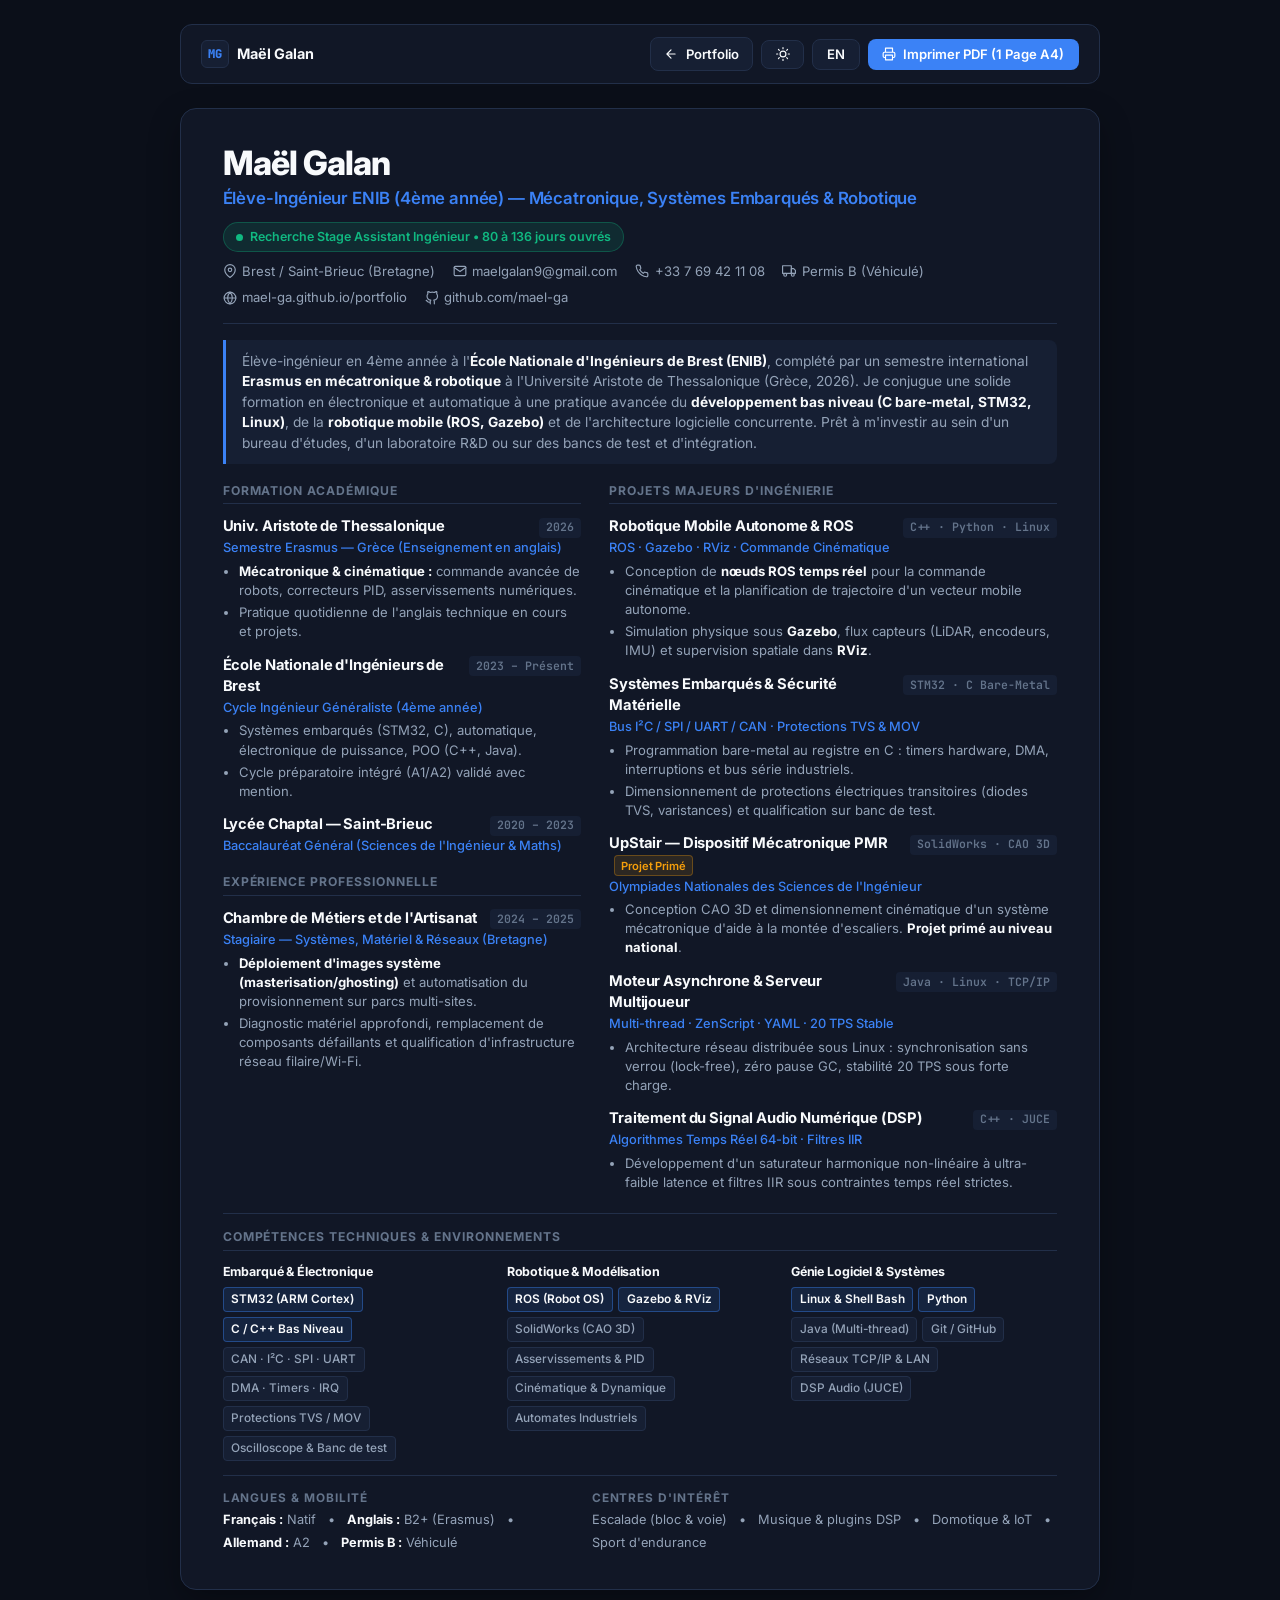
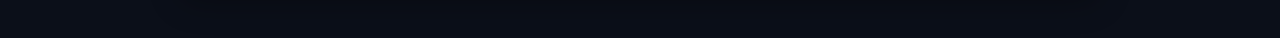
<file: cv.html>
<!DOCTYPE html>
<html lang="fr" data-theme="dark" data-lang="fr">
<head>
    <meta charset="UTF-8">
    <meta name="viewport" content="width=device-width, initial-scale=1.0">
    <title>Maël Galan — Curriculum Vitae | Élève-Ingénieur ENIB</title>
    <meta name="description" content="CV de Maël Galan : Élève-ingénieur en 4ème année à l'ENIB, spécialisé en mécatronique, systèmes embarqués, robotique ROS et génie logiciel bas niveau. Recherche stage assistant ingénieur (80 à 136 jours ouvrés).">

    <style>
        /* ==========================================================================
           CV MAËL GALAN — STYLE LINEAR / DARK SLATE
           Calibration 1 Page A4 stricte (occupe 100% de la hauteur sans déborder)
           ========================================================================== */
        @import url('https://fonts.googleapis.com/css2?family=Inter:wght@300;400;500;600;700;800&family=JetBrains+Mono:wght@400;500;600&display=swap');

        :root {
            --font-sans: 'Inter', -apple-system, BlinkMacSystemFont, "Segoe UI", Roboto, sans-serif;
            --font-mono: 'JetBrains Mono', monospace;

            /* Palette Slate Linear (Identique à index.html) */
            --bg-base: #0b0f19;
            --bg-surface: #111726;
            --bg-surface-elevated: #161f33;
            --bg-subtle: #1c2740;
            --border: #222f49;
            --border-hover: #334466;

            --text-primary: #f8fafc;
            --text-secondary: #94a3b8;
            --text-muted: #64748b;

            --accent: #3b82f6;
            --accent-subtle: rgba(59, 130, 246, 0.12);
            --accent-hover: #2563eb;
            --success: #10b981;
            --success-subtle: rgba(16, 185, 129, 0.12);
            --amber: #f59e0b;
        }

        [data-theme="light"] {
            --bg-base: #f8fafc;
            --bg-surface: #ffffff;
            --bg-surface-elevated: #f1f5f9;
            --bg-subtle: #e2e8f0;
            --border: #cbd5e1;
            --border-hover: #94a3b8;

            --text-primary: #0f172a;
            --text-secondary: #475569;
            --text-muted: #64748b;

            --accent: #2563eb;
            --accent-subtle: rgba(37, 99, 235, 0.08);
            --accent-hover: #1d4ed8;
            --success: #059669;
            --success-subtle: rgba(5, 150, 105, 0.08);
        }

        *, *::before, *::after {
            box-sizing: border-box;
            margin: 0;
            padding: 0;
        }

        body {
            font-family: var(--font-sans);
            background-color: var(--bg-base);
            color: var(--text-primary);
            line-height: 1.45;
            padding: 1.5rem 1rem 3rem;
            min-height: 100vh;
            -webkit-font-smoothing: antialiased;
        }

        [data-lang="fr"] .lang-en { display: none !important; }
        [data-lang="en"] .lang-fr { display: none !important; }

        .container {
            max-width: 920px;
            margin: 0 auto;
        }

        .svg-icon {
            width: 14px;
            height: 14px;
            fill: none;
            stroke: currentColor;
            stroke-width: 2;
            stroke-linecap: round;
            stroke-linejoin: round;
            vertical-align: middle;
            flex-shrink: 0;
        }

        /* Barre d'action supérieure (Web uniquement) */
        .top-navbar {
            display: flex;
            align-items: center;
            justify-content: space-between;
            padding: 0.75rem 1.25rem;
            background: var(--bg-surface);
            border: 1px solid var(--border);
            border-radius: 12px;
            margin-bottom: 1.5rem;
        }

        .brand-link {
            display: inline-flex;
            align-items: center;
            gap: 0.5rem;
            color: var(--text-primary);
            text-decoration: none;
            font-size: 0.9rem;
            font-weight: 700;
        }
        .brand-pill {
            width: 28px;
            height: 28px;
            border-radius: 6px;
            background: var(--bg-surface-elevated);
            border: 1px solid var(--border);
            color: var(--accent);
            display: flex;
            align-items: center;
            justify-content: center;
            font-family: var(--font-mono);
            font-size: 0.75rem;
            font-weight: 800;
        }

        .nav-actions {
            display: flex;
            align-items: center;
            gap: 0.5rem;
        }

        .btn {
            display: inline-flex;
            align-items: center;
            gap: 0.45rem;
            background: var(--bg-surface-elevated);
            color: var(--text-primary);
            border: 1px solid var(--border);
            padding: 0.42rem 0.85rem;
            border-radius: 8px;
            font-family: inherit;
            font-size: 0.82rem;
            font-weight: 600;
            cursor: pointer;
            text-decoration: none;
            transition: all 0.15s ease;
        }
        .btn:hover {
            border-color: var(--border-hover);
            background: var(--bg-subtle);
        }
        .btn.primary {
            background: var(--accent);
            color: #ffffff;
            border-color: transparent;
        }
        .btn.primary:hover {
            background: var(--accent-hover);
        }

        /* ==========================================================================
           FEUILLE DU CV — RATIO ET DIMENSIONS A4
           ========================================================================== */
        .cv-document {
            background: var(--bg-surface);
            border: 1px solid var(--border);
            border-radius: 16px;
            padding: 2.25rem 2.6rem;
            box-shadow: 0 12px 32px rgba(0, 0, 0, 0.3);
        }

        /* En-tête */
        .cv-head {
            border-bottom: 1px solid var(--border);
            padding-bottom: 1rem;
            margin-bottom: 1rem;
        }

        .head-row {
            display: flex;
            justify-content: space-between;
            align-items: flex-start;
            flex-wrap: wrap;
            gap: 0.75rem;
            margin-bottom: 0.6rem;
        }

        .candidate-name {
            font-size: 2.1rem;
            font-weight: 800;
            letter-spacing: -0.03em;
            color: var(--text-primary);
            line-height: 1.1;
        }

        .candidate-title {
            font-size: 1.05rem;
            font-weight: 600;
            color: var(--accent);
            margin-top: 0.2rem;
            letter-spacing: -0.01em;
        }

        .status-badge {
            display: inline-flex;
            align-items: center;
            gap: 0.45rem;
            background: var(--success-subtle);
            border: 1px solid rgba(16, 185, 129, 0.3);
            color: var(--success);
            padding: 0.32rem 0.75rem;
            border-radius: 9999px;
            font-size: 0.78rem;
            font-weight: 600;
            white-space: nowrap;
        }
        .status-dot {
            width: 7px;
            height: 7px;
            border-radius: 50%;
            background: currentColor;
        }

        .contacts-strip {
            display: flex;
            flex-wrap: wrap;
            align-items: center;
            gap: 0.45rem 1.1rem;
            font-size: 0.82rem;
            color: var(--text-secondary);
        }

        .contact-item {
            display: inline-flex;
            align-items: center;
            gap: 0.35rem;
            color: inherit;
            text-decoration: none;
            transition: color 0.15s ease;
        }
        .contact-item:hover { color: var(--text-primary); }

        /* Profil express (3 lignes nettes) */
        .profile-summary {
            background: var(--bg-surface-elevated);
            border-left: 3px solid var(--accent);
            padding: 0.65rem 1rem;
            border-radius: 0 8px 8px 0;
            margin-bottom: 1.1rem;
            font-size: 0.86rem;
            line-height: 1.5;
            color: var(--text-secondary);
        }
        .profile-summary strong { color: var(--text-primary); }

        /* Grille principale 2 colonnes */
        .body-grid {
            display: grid;
            grid-template-columns: 1fr 1.25fr;
            gap: 1.75rem;
            margin-bottom: 1.1rem;
        }

        /* En-tête de sous-section */
        .sec-head {
            font-size: 0.76rem;
            font-weight: 700;
            text-transform: uppercase;
            letter-spacing: 0.08em;
            color: var(--text-muted);
            margin-bottom: 0.75rem;
            padding-bottom: 0.25rem;
            border-bottom: 1px solid var(--border);
        }

        /* Entrée */
        .cv-entry {
            margin-bottom: 0.85rem;
        }
        .cv-entry:last-child { margin-bottom: 0; }

        .entry-top {
            display: flex;
            justify-content: space-between;
            align-items: baseline;
            gap: 0.4rem;
        }

        .entry-title {
            font-size: 0.92rem;
            font-weight: 700;
            color: var(--text-primary);
            letter-spacing: -0.01em;
        }

        .entry-date {
            font-family: var(--font-mono);
            font-size: 0.72rem;
            font-weight: 600;
            color: var(--text-muted);
            background: var(--bg-surface-elevated);
            padding: 0.1rem 0.45rem;
            border-radius: 4px;
            white-space: nowrap;
        }

        .entry-sub {
            font-size: 0.8rem;
            font-weight: 500;
            color: var(--accent);
            margin-top: 0.1rem;
            margin-bottom: 0.25rem;
        }

        .entry-bullets {
            padding-left: 1rem;
            font-size: 0.82rem;
            color: var(--text-secondary);
            line-height: 1.45;
        }
        .entry-bullets li { margin-bottom: 0.2rem; }
        .entry-bullets strong { color: var(--text-primary); }

        .award-tag {
            display: inline-block;
            font-size: 0.7rem;
            font-weight: 600;
            color: var(--amber);
            background: rgba(245, 158, 11, 0.12);
            border: 1px solid rgba(245, 158, 11, 0.3);
            padding: 0.08rem 0.4rem;
            border-radius: 4px;
            margin-left: 0.3rem;
            vertical-align: middle;
        }

        /* Compétences techniques (3 colonnes compactes) */
        .skills-block {
            border-top: 1px solid var(--border);
            padding-top: 0.9rem;
            margin-bottom: 0.9rem;
        }

        .skills-row {
            display: grid;
            grid-template-columns: repeat(3, 1fr);
            gap: 1.1rem;
        }

        .skill-group-title {
            font-size: 0.78rem;
            font-weight: 700;
            color: var(--text-primary);
            margin-bottom: 0.4rem;
            letter-spacing: -0.01em;
        }

        .chips-wrap {
            display: flex;
            flex-wrap: wrap;
            gap: 0.3rem;
        }

        .chip {
            font-size: 0.74rem;
            font-weight: 500;
            background: var(--bg-surface-elevated);
            border: 1px solid var(--border);
            color: var(--text-secondary);
            padding: 0.18rem 0.48rem;
            border-radius: 4px;
        }
        .chip.highlight {
            color: var(--text-primary);
            border-color: rgba(59, 130, 246, 0.4);
            background: var(--accent-subtle);
            font-weight: 600;
        }

        /* Pied : Langues & Centres d'intérêt */
        .footer-row {
            display: grid;
            grid-template-columns: 1fr 1.35fr;
            gap: 1.5rem;
            border-top: 1px solid var(--border);
            padding-top: 0.85rem;
            font-size: 0.8rem;
        }

        .footer-label {
            font-size: 0.74rem;
            font-weight: 700;
            text-transform: uppercase;
            letter-spacing: 0.08em;
            color: var(--text-muted);
            margin-bottom: 0.25rem;
        }

        .items-inline {
            display: flex;
            flex-wrap: wrap;
            gap: 0.3rem 0.75rem;
            color: var(--text-secondary);
        }
        .items-inline strong { color: var(--text-primary); }

        /* ==========================================================================
           PRINT STRICT — EXACTEMENT 1 PAGE A4 (HAUTEUR PLEINE SANS DÉBORDEMENT)
           Feuille A4 : 210mm x 297mm
           Marges de page : 8mm (haut/bas) x 10mm (gauche/droite)
           Hauteur utile disponible : 281mm
           ========================================================================== */
        @page {
            size: A4 portrait;
            margin: 8mm 10mm 7mm 10mm;
        }

        @media print {
            html, body {
                background: #ffffff !important;
                color: #0f172a !important;
                font-size: 8.8pt !important;
                line-height: 1.38 !important;
                padding: 0 !important;
                margin: 0 !important;
                width: 100% !important;
                height: 100% !important;
                -webkit-print-color-adjust: exact !important;
                print-color-adjust: exact !important;
            }

            .no-print, .top-navbar {
                display: none !important;
            }

            .container {
                max-width: 100% !important;
                margin: 0 !important;
                padding: 0 !important;
            }

            .cv-document {
                background: transparent !important;
                border: none !important;
                box-shadow: none !important;
                padding: 0 !important;
                border-radius: 0 !important;
                display: flex !important;
                flex-direction: column !important;
                justify-content: space-between !important;
                height: 280mm !important; /* Calibré exactement sur la hauteur utile A4 */
                max-height: 280mm !important;
                overflow: hidden !important;
            }

            .cv-head {
                border-bottom: 1.5pt solid #0f172a !important;
                padding-bottom: 0.55rem !important;
                margin-bottom: 0.55rem !important;
            }

            .candidate-name {
                font-size: 20pt !important;
                color: #0f172a !important;
            }

            .candidate-title {
                font-size: 10pt !important;
                color: #1d4ed8 !important;
                margin-top: 0.15rem !important;
            }

            .status-badge {
                border: 1pt solid #059669 !important;
                background: #f0fdf4 !important;
                color: #047857 !important;
                font-size: 7.5pt !important;
                padding: 0.15rem 0.55rem !important;
            }

            .status-dot {
                background: #059669 !important;
                width: 5px !important;
                height: 5px !important;
            }

            .contacts-strip {
                margin-top: 0.35rem !important;
                gap: 0.25rem 0.85rem !important;
                font-size: 7.8pt !important;
                color: #334155 !important;
            }

            .profile-summary {
                background: #f8fafc !important;
                border-left: 2.5pt solid #1d4ed8 !important;
                padding: 0.45rem 0.75rem !important;
                margin-bottom: 0.65rem !important;
                font-size: 8.2pt !important;
                line-height: 1.38 !important;
                color: #334155 !important;
            }
            .profile-summary strong { color: #0f172a !important; }

            .body-grid {
                grid-template-columns: 1fr 1.25fr !important;
                gap: 1.25rem !important;
                margin-bottom: 0.65rem !important;
                flex-grow: 1 !important;
            }

            .sec-head {
                font-size: 7.6pt !important;
                color: #0f172a !important;
                border-bottom: 1pt solid #cbd5e1 !important;
                margin-bottom: 0.45rem !important;
                padding-bottom: 0.15rem !important;
            }

            .cv-entry {
                margin-bottom: 0.55rem !important;
                page-break-inside: avoid !important;
                break-inside: avoid !important;
            }

            .entry-title {
                font-size: 8.6pt !important;
                color: #0f172a !important;
            }

            .entry-date {
                font-size: 7.2pt !important;
                background: #f1f5f9 !important;
                color: #475569 !important;
                border: 0.5pt solid #cbd5e1 !important;
                padding: 0.08rem 0.35rem !important;
            }

            .entry-sub {
                font-size: 7.8pt !important;
                color: #1d4ed8 !important;
                margin-bottom: 0.15rem !important;
            }

            .entry-bullets {
                font-size: 7.6pt !important;
                line-height: 1.32 !important;
                padding-left: 0.9rem !important;
                color: #334155 !important;
            }
            .entry-bullets li { margin-bottom: 0.15rem !important; }
            .entry-bullets strong { color: #0f172a !important; }

            .award-tag {
                color: #b45309 !important;
                background: #fef3c7 !important;
                border: 0.5pt solid #fde68a !important;
                font-size: 6.8pt !important;
            }

            .skills-block {
                border-top: 1pt solid #cbd5e1 !important;
                padding-top: 0.55rem !important;
                margin-bottom: 0.55rem !important;
                page-break-inside: avoid !important;
                break-inside: avoid !important;
            }

            .skills-row {
                gap: 0.85rem !important;
            }

            .skill-group-title {
                font-size: 7.6pt !important;
                color: #0f172a !important;
                margin-bottom: 0.25rem !important;
            }

            .chips-wrap {
                gap: 0.2rem !important;
            }

            .chip {
                font-size: 7.2pt !important;
                background: #f8fafc !important;
                border: 0.5pt solid #cbd5e1 !important;
                color: #334155 !important;
                padding: 0.1rem 0.38rem !important;
            }
            .chip.highlight {
                border-color: #93c5fd !important;
                background: #eff6ff !important;
                color: #1d4ed8 !important;
                font-weight: 700 !important;
            }

            .footer-row {
                border-top: 1pt solid #cbd5e1 !important;
                padding-top: 0.45rem !important;
                gap: 1.1rem !important;
                font-size: 7.4pt !important;
                page-break-inside: avoid !important;
                break-inside: avoid !important;
            }

            .footer-label {
                font-size: 7.2pt !important;
                color: #0f172a !important;
                margin-bottom: 0.15rem !important;
            }

            .items-inline {
                color: #334155 !important;
                gap: 0.2rem 0.55rem !important;
            }
            .items-inline strong { color: #0f172a !important; }
        }

        @media (max-width: 768px) {
            body { padding: 1rem 0.5rem; }
            .cv-document { padding: 1.5rem 1.1rem; }
            .body-grid { grid-template-columns: 1fr; gap: 1.25rem; }
            .skills-row { grid-template-columns: 1fr; gap: 0.85rem; }
            .footer-row { grid-template-columns: 1fr; gap: 0.85rem; }
        }
    </style>
</head>
<body>

    <div class="container">

        <!-- Barre supérieure de navigation & actions (Web) -->
        <header class="top-navbar no-print">
            <a href="index.html" class="brand-link" title="Retourner au portfolio">
                <div class="brand-pill">MG</div>
                <span>Maël Galan</span>
            </a>

            <div class="nav-actions">
                <a href="index.html" class="btn">
                    <svg class="svg-icon" viewBox="0 0 24 24"><path d="M19 12H5M12 19l-7-7 7-7"/></svg>
                    <span class="lang-fr">Portfolio</span><span class="lang-en">Portfolio</span>
                </a>
                <button class="btn" onclick="toggleTheme()" id="theme-btn" title="Basculer le thème">
                    <svg class="svg-icon" viewBox="0 0 24 24"><circle cx="12" cy="12" r="5"/><path d="M12 1v2M12 21v2M4.22 4.22l1.42 1.42M18.36 18.36l1.42 1.42M1 12h2M21 12h2M4.22 19.78l1.42-1.42M18.36 5.64l1.42-1.42"/></svg>
                </button>
                <button class="btn" onclick="toggleLang()" id="lang-btn" title="Switch language">
                    <span>EN</span>
                </button>
                <button class="btn primary" onclick="window.print()" title="Imprimer ou enregistrer en PDF (1 page A4)">
                    <svg class="svg-icon" viewBox="0 0 24 24"><path d="M6 9V2h12v7M6 18H4a2 2 0 0 1-2-2v-5a2 2 0 0 1 2-2h16a2 2 0 0 1 2 2v5a2 2 0 0 1-2 2h-2"/><rect x="6" y="14" width="12" height="8"/></svg>
                    <span class="lang-fr">Imprimer PDF (1 Page A4)</span>
                    <span class="lang-en">Print PDF (1 Page A4)</span>
                </button>
            </div>
        </header>

        <!-- FEUILLE CV (CALIBRÉE 1 PAGE A4 PLEINE HAUTEUR) -->
        <main class="cv-document">

            <!-- EN-TÊTE -->
            <header class="cv-head">
                <div class="head-row">
                    <div>
                        <h1 class="candidate-name">Maël Galan</h1>
                        <div class="candidate-title">
                            <span class="lang-fr">Élève-Ingénieur ENIB (4ème année) — Mécatronique, Systèmes Embarqués &amp; Robotique</span>
                            <span class="lang-en">ENIB 4th-Year Engineering Student — Mechatronics, Embedded Systems &amp; Robotics</span>
                        </div>
                    </div>
                    <div class="status-badge">
                        <span class="status-dot"></span>
                        <span class="lang-fr">Recherche Stage Assistant Ingénieur • 80 à 136 jours ouvrés</span>
                        <span class="lang-en">Seeking Assistant Engineer Internship • 80 to 136 working days</span>
                    </div>
                </div>

                <div class="contacts-strip">
                    <span class="contact-item">
                        <svg class="svg-icon" viewBox="0 0 24 24"><path d="M21 10c0 7-9 13-9 13s-9-6-9-13a9 9 0 0 1 18 0z"/><circle cx="12" cy="10" r="3"/></svg>
                        Brest / Saint-Brieuc (Bretagne)
                    </span>
                    <a href="mailto:maelgalan9@gmail.com" class="contact-item">
                        <svg class="svg-icon" viewBox="0 0 24 24"><path d="M4 4h16c1.1 0 2 .9 2 2v12c0 1.1-.9 2-2 2H4c-1.1 0-2-.9-2-2V6c0-1.1.9-2 2-2z"/><polyline points="22,6 12,13 2,6"/></svg>
                        maelgalan9@gmail.com
                    </a>
                    <a href="tel:+33769421108" class="contact-item">
                        <svg class="svg-icon" viewBox="0 0 24 24"><path d="M22 16.92v3a2 2 0 0 1-2.18 2 19.79 19.79 0 0 1-8.63-3.07 19.5 19.5 0 0 1-6-6 19.79 19.79 0 0 1-3.07-8.67A2 2 0 0 1 4.11 2h3a2 2 0 0 1 2 1.72 12.84 12.84 0 0 0 .7 2.81 2 2 0 0 1-.45 2.11L8.09 9.91a16 16 0 0 0 6 6l1.27-1.27a2 2 0 0 1 2.11-.45 12.84 12.84 0 0 0 2.81.7A2 2 0 0 1 22 16.92z"/></svg>
                        +33 7 69 42 11 08
                    </a>
                    <span class="contact-item">
                        <svg class="svg-icon" viewBox="0 0 24 24"><rect x="1" y="3" width="15" height="13"/><polygon points="16 8 20 8 23 11 23 16 16 16 16 8"/><circle cx="5.5" cy="18.5" r="2.5"/><circle cx="18.5" cy="18.5" r="2.5"/></svg>
                        <span class="lang-fr">Permis B (Véhiculé)</span><span class="lang-en">Driver's License (Vehicle)</span>
                    </span>
                    <a href="https://mael-ga.github.io/portfolio/" target="_blank" rel="noopener" class="contact-item">
                        <svg class="svg-icon" viewBox="0 0 24 24"><circle cx="12" cy="12" r="10"/><line x1="2" y1="12" x2="22" y2="12"/><path d="M12 2a15.3 15.3 0 0 1 4 10 15.3 15.3 0 0 1-4 10 15.3 15.3 0 0 1-4-10 15.3 15.3 0 0 1 4-10z"/></svg>
                        mael-ga.github.io/portfolio
                    </a>
                    <a href="https://github.com/mael-ga" target="_blank" rel="noopener" class="contact-item">
                        <svg class="svg-icon" viewBox="0 0 24 24"><path d="M9 19c-5 1.5-5-2.5-7-3m14 6v-3.87a3.37 3.37 0 0 0-.94-2.61c3.14-.35 6.44-1.54 6.44-7A5.44 5.44 0 0 0 20 4.77 5.07 5.07 0 0 0 19.91 1S18.73.65 16 2.48a13.38 13.38 0 0 0-7 0C6.27.65 5.09 1 5.09 1A5.07 5.07 0 0 0 5 4.77a5.44 5.44 0 0 0-1.5 3.78c0 5.42 3.3 6.61 6.44 7A3.37 3.37 0 0 0 9 18.13V22"/></svg>
                        github.com/mael-ga
                    </a>
                </div>
            </header>

            <!-- PROFIL PROFESSIONNEL BILINGUE -->
            <div class="profile-summary">
                <span class="lang-fr">
                    Élève-ingénieur en 4ème année à l'<strong>École Nationale d'Ingénieurs de Brest (ENIB)</strong>, complété par un semestre international <strong>Erasmus en mécatronique &amp; robotique</strong> à l'Université Aristote de Thessalonique (Grèce, 2026). Je conjugue une solide formation en électronique et automatique à une pratique avancée du <strong>développement bas niveau (C bare-metal, STM32, Linux)</strong>, de la <strong>robotique mobile (ROS, Gazebo)</strong> et de l'architecture logicielle concurrente. Prêt à m'investir au sein d'un bureau d'études, d'un laboratoire R&amp;D ou sur des bancs de test et d'intégration.
                </span>
                <span class="lang-en">
                    4th-year engineering student at <strong>École Nationale d'Ingénieurs de Brest (ENIB)</strong>, complemented by an international <strong>Erasmus semester in mechatronics &amp; robotics</strong> at Aristotle University of Thessaloniki (Greece, 2026). Combining strong control theory and electronics foundations with advanced proficiency in <strong>low-level C (STM32, Linux)</strong>, <strong>mobile robotics (ROS, Gazebo)</strong>, and concurrent software engineering. Ready to deliver immediate technical impact in R&amp;D, test bench bring-up, and mechatronic design.
                </span>
            </div>

            <!-- CORPS 2 COLONNES -->
            <div class="body-grid">

                <!-- COLONNE GAUCHE : FORMATION & EXPÉRIENCE -->
                <div>
                    <!-- Formation -->
                    <section style="margin-bottom: 1.1rem;">
                        <h2 class="sec-head">
                            <span class="lang-fr">Formation Académique</span>
                            <span class="lang-en">Education</span>
                        </h2>

                        <article class="cv-entry">
                            <div class="entry-top">
                                <span class="entry-title">Univ. Aristote de Thessalonique</span>
                                <span class="entry-date">2026</span>
                            </div>
                            <div class="entry-sub">
                                <span class="lang-fr">Semestre Erasmus — Grèce (Enseignement en anglais)</span>
                                <span class="lang-en">Erasmus Semester — Greece (Taught in English)</span>
                            </div>
                            <ul class="entry-bullets">
                                <li>
                                    <span class="lang-fr"><strong>Mécatronique &amp; cinématique :</strong> commande avancée de robots, correcteurs PID, asservissements numériques.</span>
                                    <span class="lang-en"><strong>Mechatronics &amp; kinematics:</strong> advanced robot control, PID tuning, digital control loops.</span>
                                </li>
                                <li>
                                    <span class="lang-fr">Pratique quotidienne de l'anglais technique en cours et projets.</span>
                                    <span class="lang-en">Daily technical English immersion in lectures and project reports.</span>
                                </li>
                            </ul>
                        </article>

                        <article class="cv-entry">
                            <div class="entry-top">
                                <span class="entry-title">École Nationale d'Ingénieurs de Brest</span>
                                <span class="entry-date">2023 – Présent</span>
                            </div>
                            <div class="entry-sub">
                                <span class="lang-fr">Cycle Ingénieur Généraliste (4ème année)</span>
                                <span class="lang-en">General Engineering Degree (4th year)</span>
                            </div>
                            <ul class="entry-bullets">
                                <li>
                                    <span class="lang-fr">Systèmes embarqués (STM32, C), automatique, électronique de puissance, POO (C++, Java).</span>
                                    <span class="lang-en">Embedded systems (STM32, C), control theory, power electronics, OOP (C++, Java).</span>
                                </li>
                                <li>
                                    <span class="lang-fr">Cycle préparatoire intégré (A1/A2) validé avec mention.</span>
                                    <span class="lang-en">Integrated preparatory cycle validated with honors.</span>
                                </li>
                            </ul>
                        </article>

                        <article class="cv-entry">
                            <div class="entry-top">
                                <span class="entry-title">Lycée Chaptal — Saint-Brieuc</span>
                                <span class="entry-date">2020 – 2023</span>
                            </div>
                            <div class="entry-sub">
                                <span class="lang-fr">Baccalauréat Général (Sciences de l'Ingénieur &amp; Maths)</span>
                                <span class="lang-en">High School Diploma (Engineering Sciences &amp; Math)</span>
                            </div>
                        </article>
                    </section>

                    <!-- Expérience Pro -->
                    <section>
                        <h2 class="sec-head">
                            <span class="lang-fr">Expérience Professionnelle</span>
                            <span class="lang-en">Professional Experience</span>
                        </h2>

                        <article class="cv-entry">
                            <div class="entry-top">
                                <span class="entry-title">Chambre de Métiers et de l'Artisanat</span>
                                <span class="entry-date">2024 – 2025</span>
                            </div>
                            <div class="entry-sub">
                                <span class="lang-fr">Stagiaire — Systèmes, Matériel &amp; Réseaux (Bretagne)</span>
                                <span class="lang-en">Intern — IT Systems, Hardware &amp; Networks (Brittany)</span>
                            </div>
                            <ul class="entry-bullets">
                                <li>
                                    <span class="lang-fr"><strong>Déploiement d'images système (masterisation/ghosting)</strong> et automatisation du provisionnement sur parcs multi-sites.</span>
                                    <span class="lang-en"><strong>System image deployment (ghosting)</strong> and automated provisioning across enterprise workstations.</span>
                                </li>
                                <li>
                                    <span class="lang-fr">Diagnostic matériel approfondi, remplacement de composants défaillants et qualification d'infrastructure réseau filaire/Wi-Fi.</span>
                                    <span class="lang-en">Hardware troubleshooting, component replacement, and wired/Wi-Fi network validation.</span>
                                </li>
                            </ul>
                        </article>
                    </section>
                </div>

                <!-- COLONNE DROITE : PROJETS D'INGÉNIERIE CLÉS -->
                <div>
                    <section>
                        <h2 class="sec-head">
                            <span class="lang-fr">Projets Majeurs d'Ingénierie</span>
                            <span class="lang-en">Key Engineering Projects</span>
                        </h2>

                        <!-- 1. ROS -->
                        <article class="cv-entry">
                            <div class="entry-top">
                                <span class="entry-title">Robotique Mobile Autonome &amp; ROS</span>
                                <span class="entry-date">C++ · Python · Linux</span>
                            </div>
                            <div class="entry-sub">ROS · Gazebo · RViz · Commande Cinématique</div>
                            <ul class="entry-bullets">
                                <li>
                                    <span class="lang-fr">Conception de <strong>nœuds ROS temps réel</strong> pour la commande cinématique et la planification de trajectoire d'un vecteur mobile autonome.</span>
                                    <span class="lang-en">Designed real-time <strong>ROS nodes</strong> for kinematic control and trajectory planning of an autonomous mobile robot.</span>
                                </li>
                                <li>
                                    <span class="lang-fr">Simulation physique sous <strong>Gazebo</strong>, flux capteurs (LiDAR, encodeurs, IMU) et supervision spatiale dans <strong>RViz</strong>.</span>
                                    <span class="lang-en">Physics simulation in <strong>Gazebo</strong>, sensor pipeline (LiDAR, encoders, IMU), and teleoperation in <strong>RViz</strong>.</span>
                                </li>
                            </ul>
                        </article>

                        <!-- 2. STM32 -->
                        <article class="cv-entry">
                            <div class="entry-top">
                                <span class="entry-title">Systèmes Embarqués &amp; Sécurité Matérielle</span>
                                <span class="entry-date">STM32 · C Bare-Metal</span>
                            </div>
                            <div class="entry-sub">Bus I²C / SPI / UART / CAN · Protections TVS &amp; MOV</div>
                            <ul class="entry-bullets">
                                <li>
                                    <span class="lang-fr">Programmation bare-metal au registre en C : timers hardware, DMA, interruptions et bus série industriels.</span>
                                    <span class="lang-en">Register-level C programming: hardware timers, DMA, interrupts, and industrial serial buses.</span>
                                </li>
                                <li>
                                    <span class="lang-fr">Dimensionnement de protections électriques transitoires (diodes TVS, varistances) et qualification sur banc de test.</span>
                                    <span class="lang-en">Transient surge protection design (TVS diodes, MOVs) and bench validation with oscilloscope.</span>
                                </li>
                            </ul>
                        </article>

                        <!-- 3. UpStair -->
                        <article class="cv-entry">
                            <div class="entry-top">
                                <span class="entry-title">
                                    UpStair — Dispositif Mécatronique PMR
                                    <span class="award-tag"><span class="lang-fr">Projet Primé</span><span class="lang-en">Awarded</span></span>
                                </span>
                                <span class="entry-date">SolidWorks · CAO 3D</span>
                            </div>
                            <div class="entry-sub">
                                <span class="lang-fr">Olympiades Nationales des Sciences de l'Ingénieur</span>
                                <span class="lang-en">National Engineering Sciences Olympiad</span>
                            </div>
                            <ul class="entry-bullets">
                                <li>
                                    <span class="lang-fr">Conception CAO 3D et dimensionnement cinématique d'un système mécatronique d'aide à la montée d'escaliers. <strong>Projet primé au niveau national</strong>.</span>
                                    <span class="lang-en">3D CAD design and kinematic sizing of an accessibility stair mechanism. <strong>National Olympiad Award</strong>.</span>
                                </li>
                            </ul>
                        </article>

                        <!-- 4. Serveur Dédié -->
                        <article class="cv-entry">
                            <div class="entry-top">
                                <span class="entry-title">Moteur Asynchrone &amp; Serveur Multijoueur</span>
                                <span class="entry-date">Java · Linux · TCP/IP</span>
                            </div>
                            <div class="entry-sub">Multi-thread · ZenScript · YAML · 20 TPS Stable</div>
                            <ul class="entry-bullets">
                                <li>
                                    <span class="lang-fr">Architecture réseau distribuée sous Linux : synchronisation sans verrou (lock-free), zéro pause GC, stabilité 20 TPS sous forte charge.</span>
                                    <span class="lang-en">Distributed Linux server architecture: lock-free concurrency, minimized GC overhead, stable 20 TPS under load.</span>
                                </li>
                            </ul>
                        </article>

                        <!-- 5. DSP Audio -->
                        <article class="cv-entry">
                            <div class="entry-top">
                                <span class="entry-title">Traitement du Signal Audio Numérique (DSP)</span>
                                <span class="entry-date">C++ · JUCE</span>
                            </div>
                            <div class="entry-sub">Algorithmes Temps Réel 64-bit · Filtres IIR</div>
                            <ul class="entry-bullets">
                                <li>
                                    <span class="lang-fr">Développement d'un saturateur harmonique non-linéaire à ultra-faible latence et filtres IIR sous contraintes temps réel strictes.</span>
                                    <span class="lang-en">Developed low-latency 64-bit real-time harmonic saturator with IIR filtering using modern C++ and JUCE.</span>
                                </li>
                            </ul>
                        </article>
                    </section>
                </div>

            </div>

            <!-- COMPÉTENCES TECHNIQUES -->
            <section class="skills-block">
                <h2 class="sec-head">
                    <span class="lang-fr">Compétences Techniques &amp; Environnements</span>
                    <span class="lang-en">Technical Skills &amp; Tooling</span>
                </h2>

                <div class="skills-row">
                    <div>
                        <div class="skill-group-title">
                            <span class="lang-fr">Embarqué &amp; Électronique</span>
                            <span class="lang-en">Embedded &amp; Electronics</span>
                        </div>
                        <div class="chips-wrap">
                            <span class="chip highlight">STM32 (ARM Cortex)</span>
                            <span class="chip highlight">C / C++ Bas Niveau</span>
                            <span class="chip">CAN · I²C · SPI · UART</span>
                            <span class="chip">DMA · Timers · IRQ</span>
                            <span class="chip">Protections TVS / MOV</span>
                            <span class="chip">Oscilloscope &amp; Banc de test</span>
                        </div>
                    </div>

                    <div>
                        <div class="skill-group-title">
                            <span class="lang-fr">Robotique &amp; Modélisation</span>
                            <span class="lang-en">Robotics &amp; Modeling</span>
                        </div>
                        <div class="chips-wrap">
                            <span class="chip highlight">ROS (Robot OS)</span>
                            <span class="chip highlight">Gazebo &amp; RViz</span>
                            <span class="chip">SolidWorks (CAO 3D)</span>
                            <span class="chip">Asservissements &amp; PID</span>
                            <span class="chip">Cinématique &amp; Dynamique</span>
                            <span class="chip">Automates Industriels</span>
                        </div>
                    </div>

                    <div>
                        <div class="skill-group-title">
                            <span class="lang-fr">Génie Logiciel &amp; Systèmes</span>
                            <span class="lang-en">Software Engineering &amp; Systems</span>
                        </div>
                        <div class="chips-wrap">
                            <span class="chip highlight">Linux &amp; Shell Bash</span>
                            <span class="chip highlight">Python</span>
                            <span class="chip">Java (Multi-thread)</span>
                            <span class="chip">Git / GitHub</span>
                            <span class="chip">Réseaux TCP/IP &amp; LAN</span>
                            <span class="chip">DSP Audio (JUCE)</span>
                        </div>
                    </div>
                </div>
            </section>

            <!-- PIED : LANGUES & CENTRES D'INTÉRÊT -->
            <footer class="footer-row">
                <div>
                    <div class="footer-label">
                        <span class="lang-fr">Langues &amp; Mobilité</span>
                        <span class="lang-en">Languages &amp; Mobility</span>
                    </div>
                    <div class="items-inline">
                        <span><strong>Français :</strong> <span class="lang-fr">Natif</span><span class="lang-en">Native</span></span> •
                        <span><strong>Anglais :</strong> B2+ (Erasmus)</span> •
                        <span><strong>Allemand :</strong> A2</span> •
                        <span><strong>Permis B :</strong> <span class="lang-fr">Véhiculé</span><span class="lang-en">Vehicle</span></span>
                    </div>
                </div>

                <div>
                    <div class="footer-label">
                        <span class="lang-fr">Centres d'intérêt</span>
                        <span class="lang-en">Interests</span>
                    </div>
                    <div class="items-inline">
                        <span><span class="lang-fr">Escalade (bloc &amp; voie)</span><span class="lang-en">Climbing (boulder &amp; lead)</span></span> •
                        <span><span class="lang-fr">Musique &amp; plugins DSP</span><span class="lang-en">Music &amp; DSP plugins</span></span> •
                        <span><span class="lang-fr">Domotique &amp; IoT</span><span class="lang-en">Home IoT</span></span> •
                        <span><span class="lang-fr">Sport d'endurance</span><span class="lang-en">Endurance sports</span></span>
                    </div>
                </div>
            </footer>

        </main>
    </div>

    <script>
        function toggleTheme() {
            const html = document.documentElement;
            const next = (html.getAttribute('data-theme') || 'dark') === 'dark' ? 'light' : 'dark';
            html.setAttribute('data-theme', next);
            try { localStorage.setItem('portfolio_theme', next); } catch(e){}
        }

        function toggleLang() {
            const html = document.documentElement;
            const current = html.getAttribute('data-lang') || 'fr';
            const next = current === 'fr' ? 'en' : 'fr';
            html.setAttribute('data-lang', next);
            try { localStorage.setItem('portfolio_lang', next); } catch(e){}
            const btn = document.getElementById('lang-btn');
            if (btn) btn.textContent = next === 'fr' ? 'EN' : 'FR';
        }

        document.addEventListener('DOMContentLoaded', () => {
            try {
                const savedTheme = localStorage.getItem('portfolio_theme');
                if (savedTheme) document.documentElement.setAttribute('data-theme', savedTheme);
                const savedLang = localStorage.getItem('portfolio_lang');
                if (savedLang) {
                    document.documentElement.setAttribute('data-lang', savedLang);
                    const btn = document.getElementById('lang-btn');
                    if (btn && savedLang === 'en') btn.textContent = 'FR';
                }
            } catch(e){}
        });
    </script>
</body>
</html>
</file>
